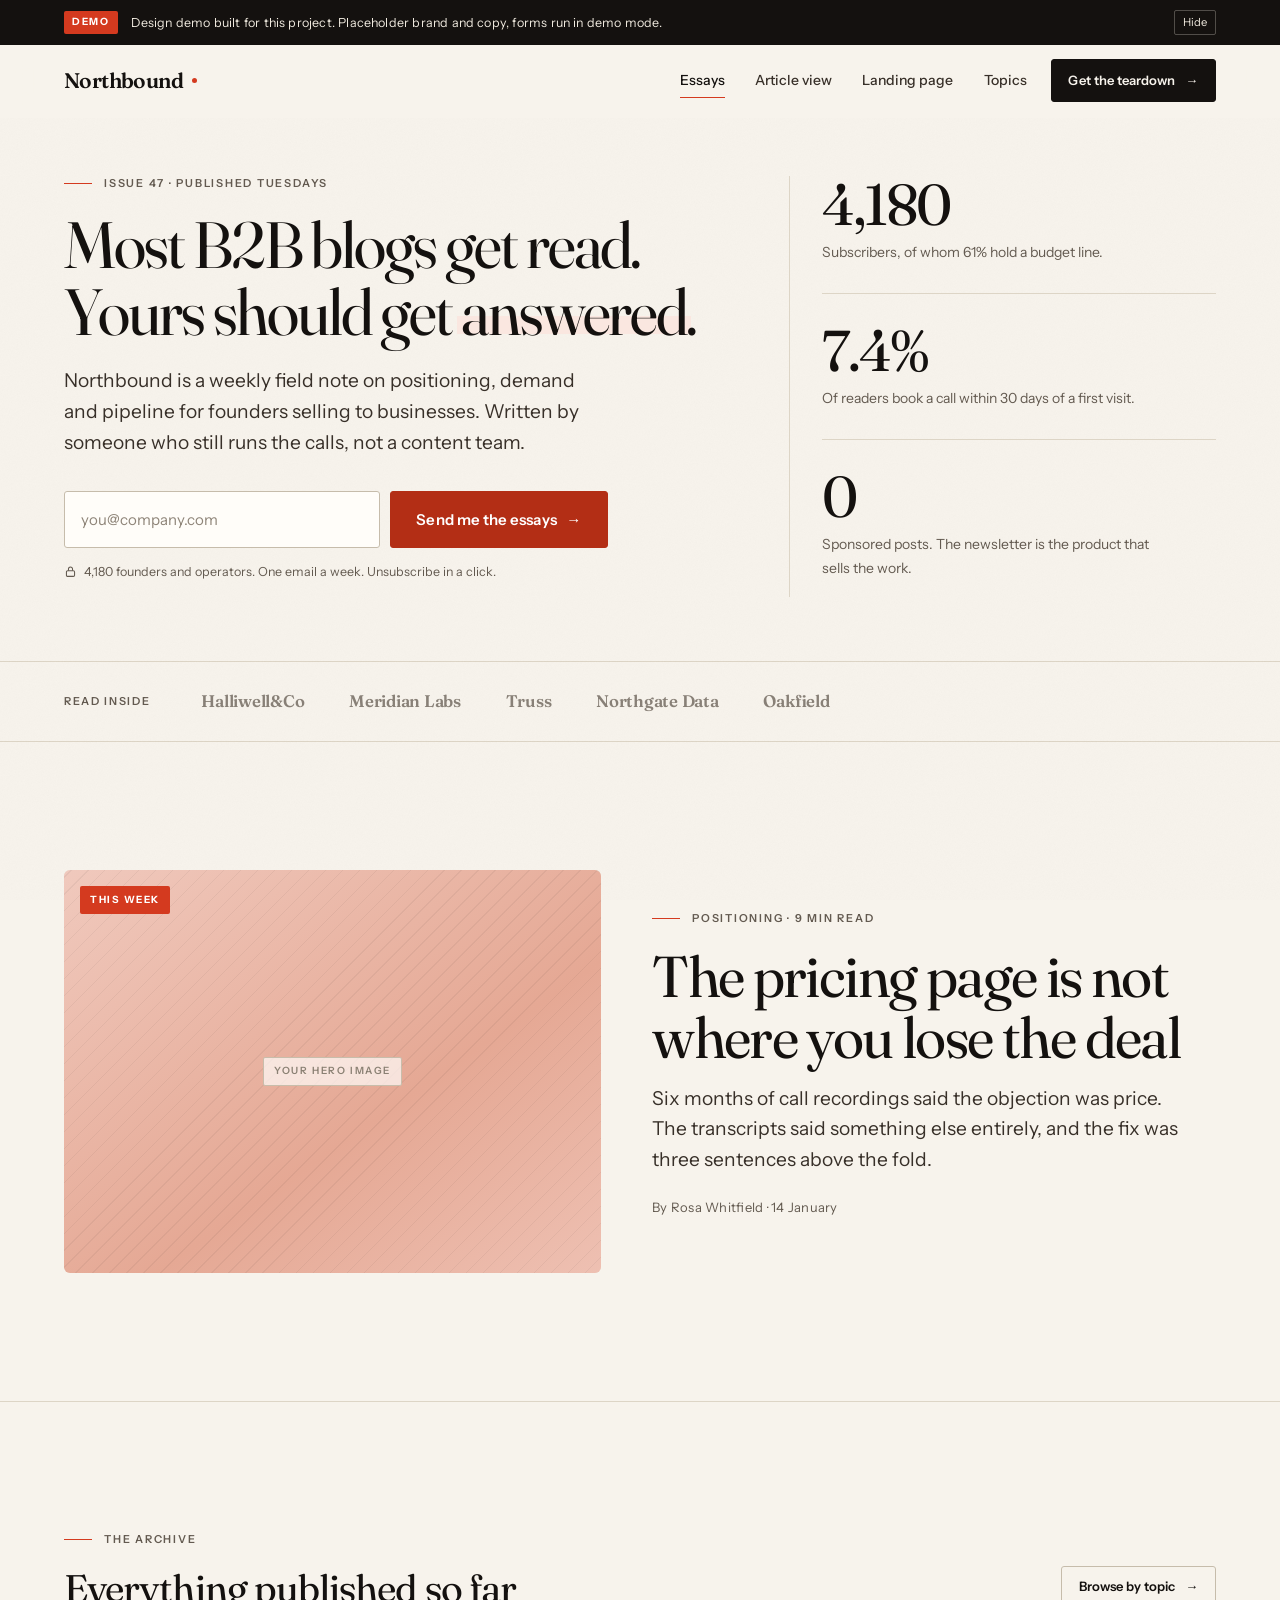
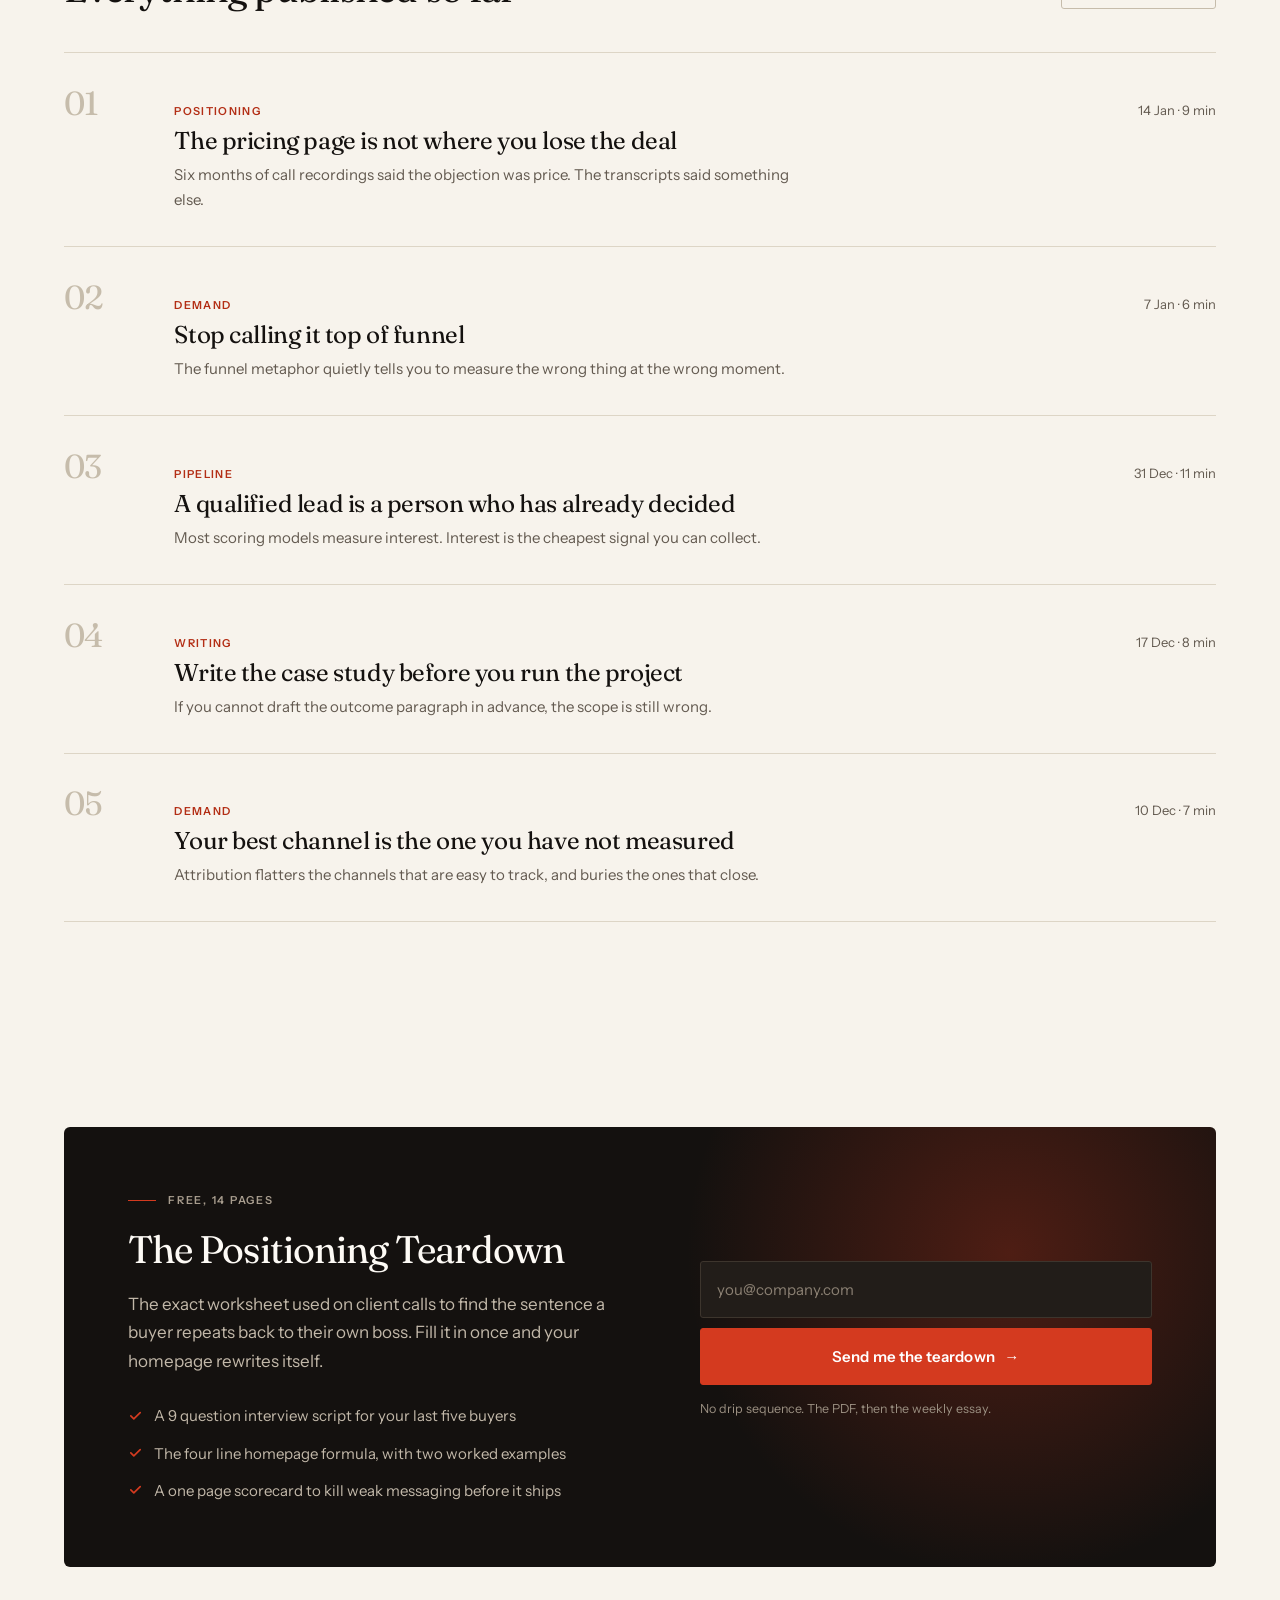
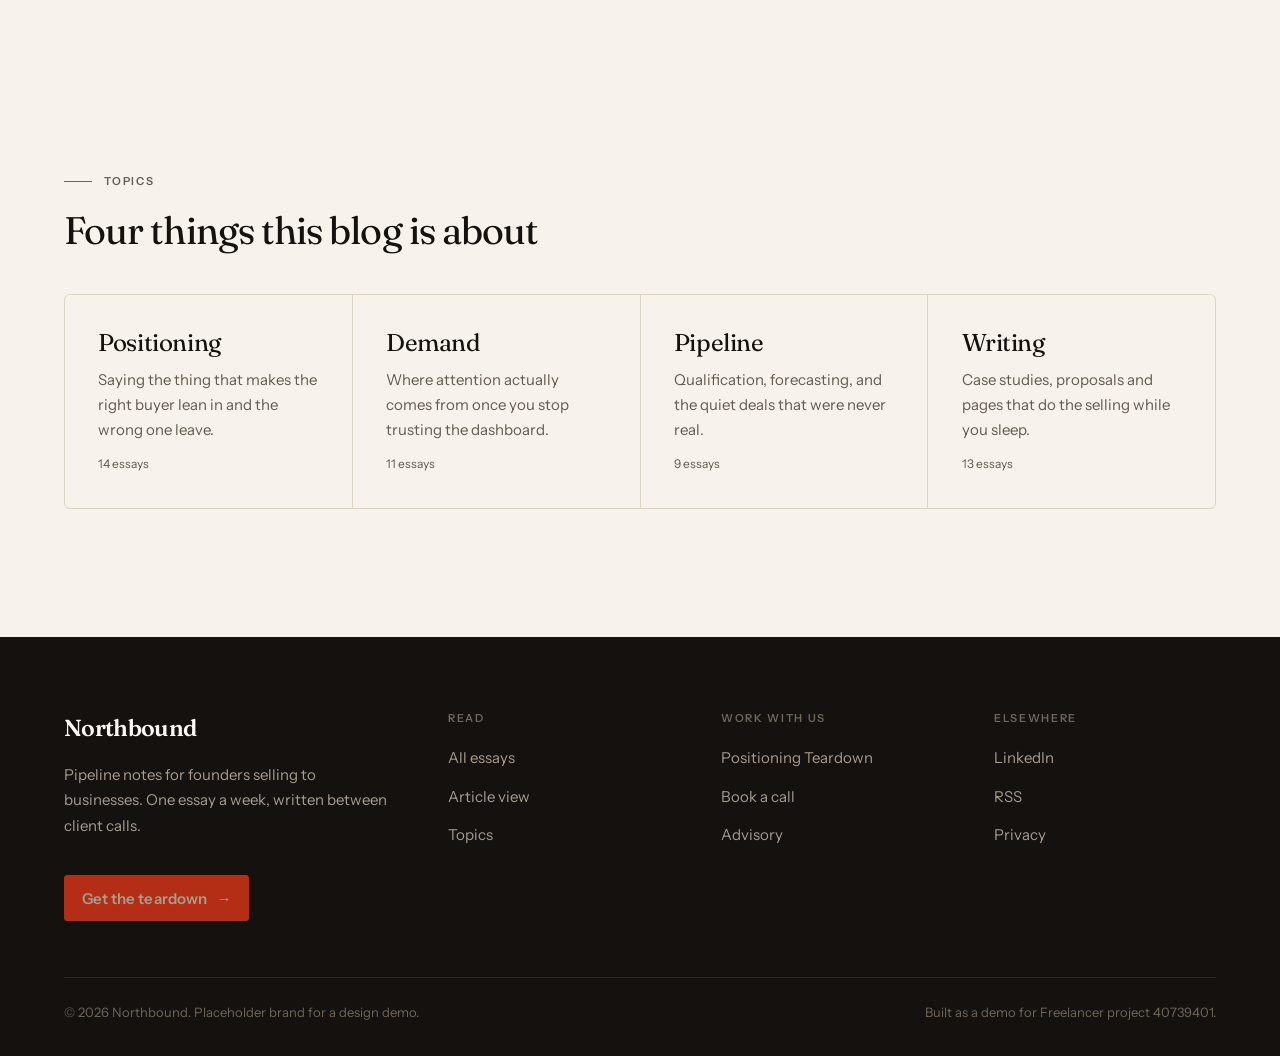
<file: index.html>
<!doctype html>
<html lang="en">
<head>
<meta charset="utf-8">
<meta name="viewport" content="width=device-width, initial-scale=1">
<title>Northbound | Pipeline notes for B2B founders</title>
<meta name="description" content="Field notes on positioning, demand and pipeline for founders selling to businesses. One essay a week, no filler, unsubscribe in a click.">
<link rel="canonical" href="https://example.com/">

<meta property="og:type" content="website">
<meta property="og:site_name" content="Northbound">
<meta property="og:title" content="Northbound | Pipeline notes for B2B founders">
<meta property="og:description" content="Field notes on positioning, demand and pipeline for founders selling to businesses. One essay a week, no filler.">
<meta property="og:url" content="https://example.com/">
<meta name="twitter:card" content="summary_large_image">

<link rel="preload" href="assets/fonts/fraunces-latin.woff2" as="font" type="font/woff2" crossorigin>
<link rel="preload" href="assets/fonts/instrumentsans-latin.woff2" as="font" type="font/woff2" crossorigin>
<link rel="stylesheet" href="assets/css/site.css">
<link rel="icon" href="data:image/svg+xml,%3Csvg xmlns='http://www.w3.org/2000/svg' viewBox='0 0 32 32'%3E%3Crect width='32' height='32' rx='6' fill='%2314110f'/%3E%3Ccircle cx='16' cy='16' r='5' fill='%23d43a1f'/%3E%3C/svg%3E">

<script type="application/ld+json">
{
  "@context": "https://schema.org",
  "@graph": [
    {
      "@type": "Organization",
      "@id": "https://example.com/#org",
      "name": "Northbound",
      "url": "https://example.com/",
      "description": "Positioning and pipeline advisory for B2B founders."
    },
    {
      "@type": "WebSite",
      "@id": "https://example.com/#site",
      "url": "https://example.com/",
      "name": "Northbound",
      "publisher": { "@id": "https://example.com/#org" },
      "potentialAction": {
        "@type": "SearchAction",
        "target": {
          "@type": "EntryPoint",
          "urlTemplate": "https://example.com/?s={search_term_string}"
        },
        "query-input": "required name=search_term_string"
      }
    },
    {
      "@type": "Blog",
      "@id": "https://example.com/#blog",
      "url": "https://example.com/",
      "name": "Northbound",
      "publisher": { "@id": "https://example.com/#org" }
    }
  ]
}
</script>
</head>
<body>

<a class="skip-link" href="#main">Skip to content</a>

<div class="demo-strip" data-demo-strip>
  <div class="shell demo-strip__in">
    <span class="demo-strip__tag">Demo</span>
    <span>Design demo built for this project. Placeholder brand and copy, forms run in demo mode.</span>
    <button class="demo-strip__close" type="button" data-demo-close>Hide</button>
  </div>
</div>

<header class="site-head" data-head>
  <div class="shell site-head__in">
    <a class="brand" href="index.html">
      <span class="brand__mark">Northbound</span>
      <span class="brand__dot" aria-hidden="true"></span>
    </a>

    <button class="nav-toggle" type="button" data-nav-toggle aria-expanded="false" aria-controls="primary-nav" aria-label="Open the menu">
      <svg viewBox="0 0 20 14" aria-hidden="true">
        <rect y="0" width="20" height="2" rx="1"></rect>
        <rect y="6" width="20" height="2" rx="1"></rect>
        <rect y="12" width="20" height="2" rx="1"></rect>
      </svg>
    </button>

    <nav class="nav" id="primary-nav" data-nav aria-label="Primary">
      <a href="index.html" aria-current="page">Essays</a>
      <a href="article.html">Article view</a>
      <a href="landing.html">Landing page</a>
      <a href="#topics">Topics</a>
      <a class="btn btn--sm btn--ink" href="landing.html">
        Get the teardown
        <span class="btn__arrow" aria-hidden="true">&rarr;</span>
      </a>
    </nav>

    <a class="btn btn--sm btn--ink head-cta" href="landing.html">
      Get the teardown
      <span class="btn__arrow" aria-hidden="true">&rarr;</span>
    </a>
  </div>
</header>

<main id="main">

  <!-- ========================= HERO ========================= -->
  <section class="hero">
    <div class="shell hero__grid">
      <div>
        <p class="eyebrow rise rise-1">Issue 47 &middot; Published Tuesdays</p>

        <h1 class="display hero__title rise rise-2">
          Most B2B blogs get read. Yours should get <span class="hl">answered</span>.
        </h1>

        <p class="lede mt-2 rise rise-3">
          Northbound is a weekly field note on positioning, demand and pipeline
          for founders selling to businesses. Written by someone who still runs
          the calls, not a content team.
        </p>

        <!-- The conversion device: capture sits in the first screen, not the footer -->
        <div class="capture rise rise-4">
          <form data-capture data-tag="home-hero" data-done="hero-done" novalidate>
            <div class="capture__row">
              <div class="capture__field">
                <label class="sr-only" for="hero-email">Your work email</label>
                <input
                  class="capture__input"
                  id="hero-email"
                  name="email"
                  type="email"
                  autocomplete="email"
                  placeholder="you@company.com"
                  required>
              </div>
              <button class="btn" type="submit">
                Send me the essays
                <span class="btn__arrow" aria-hidden="true">&rarr;</span>
              </button>
            </div>
            <p class="capture__error" data-error role="alert"></p>
            <p class="capture__note">
              <svg viewBox="0 0 16 16" fill="none" aria-hidden="true">
                <rect x="3" y="7" width="10" height="7" rx="1.5" stroke="currentColor" stroke-width="1.3"></rect>
                <path d="M5.5 7V5a2.5 2.5 0 015 0v2" stroke="currentColor" stroke-width="1.3"></path>
              </svg>
              4,180 founders and operators. One email a week. Unsubscribe in a click.
            </p>
          </form>

          <div class="capture__done" id="hero-done" hidden>
            <strong>You are on the list.</strong>
            <p>Issue 48 lands Tuesday. In the live build this is where the double opt in confirmation would be triggered from your email platform.</p>
          </div>
        </div>
      </div>

      <aside class="hero__aside rise rise-5">
        <div class="hero__stat-wrap">
          <span class="hero__stat">4,180</span>
          <p class="hero__stat-label">Subscribers, of whom 61% hold a budget line.</p>
        </div>
        <div class="hero__stat-wrap">
          <span class="hero__stat">7.4%</span>
          <p class="hero__stat-label">Of readers book a call within 30 days of a first visit.</p>
        </div>
        <div class="hero__stat-wrap">
          <span class="hero__stat">0</span>
          <p class="hero__stat-label">Sponsored posts. The newsletter is the product that sells the work.</p>
        </div>
      </aside>
    </div>
  </section>

  <!-- ========================= TRUST ========================= -->
  <section class="trust">
    <div class="shell trust__in">
      <span class="trust__label">Read inside</span>
      <div class="trust__logos">
        <span class="trust__logo">Halliwell&amp;Co</span>
        <span class="trust__logo">Meridian Labs</span>
        <span class="trust__logo">Truss</span>
        <span class="trust__logo">Northgate Data</span>
        <span class="trust__logo">Oakfield</span>
      </div>
    </div>
  </section>

  <!-- ========================= FEATURED ========================= -->
  <section class="section">
    <div class="shell">
      <a class="feature reveal" href="article.html">
        <div class="feature__media">
          <div class="ph ph--signal" aria-hidden="true">
            <span class="ph__tag">Your hero image</span>
          </div>
          <span class="feature__badge">This week</span>
        </div>
        <div>
          <p class="eyebrow">Positioning &middot; 9 min read</p>
          <h2 class="h-xl feature__title">
            <span>The pricing page is not where you lose the deal</span>
          </h2>
          <p class="lede">
            Six months of call recordings said the objection was price. The
            transcripts said something else entirely, and the fix was three
            sentences above the fold.
          </p>
          <p class="meta mt-2">By Rosa Whitfield &middot; 14 January</p>
        </div>
      </a>
    </div>
  </section>

  <hr class="rule">

  <!-- ========================= ARTICLE INDEX ========================= -->
  <section class="section">
    <div class="shell">
      <div class="index-head reveal">
        <div>
          <p class="eyebrow">The archive</p>
          <h2 class="h-lg">Everything published so far</h2>
        </div>
        <a class="btn btn--ghost btn--sm" href="#topics">
          Browse by topic
          <span class="btn__arrow" aria-hidden="true">&rarr;</span>
        </a>
      </div>

      <ul class="post-list">
        <li class="post reveal" data-delay="0">
          <a class="post__link" href="article.html">
            <span class="post__num" aria-hidden="true">01</span>
            <span>
              <span class="post__topic">Positioning</span>
              <h3 class="h-md post__title">The pricing page is not where you lose the deal</h3>
              <p class="post__dek">Six months of call recordings said the objection was price. The transcripts said something else.</p>
            </span>
            <span class="post__side">14 Jan &middot; 9 min</span>
          </a>
        </li>

        <li class="post reveal" data-delay="60">
          <a class="post__link" href="article.html">
            <span class="post__num" aria-hidden="true">02</span>
            <span>
              <span class="post__topic">Demand</span>
              <h3 class="h-md post__title">Stop calling it top of funnel</h3>
              <p class="post__dek">The funnel metaphor quietly tells you to measure the wrong thing at the wrong moment.</p>
            </span>
            <span class="post__side">7 Jan &middot; 6 min</span>
          </a>
        </li>

        <li class="post reveal" data-delay="120">
          <a class="post__link" href="article.html">
            <span class="post__num" aria-hidden="true">03</span>
            <span>
              <span class="post__topic">Pipeline</span>
              <h3 class="h-md post__title">A qualified lead is a person who has already decided</h3>
              <p class="post__dek">Most scoring models measure interest. Interest is the cheapest signal you can collect.</p>
            </span>
            <span class="post__side">31 Dec &middot; 11 min</span>
          </a>
        </li>

        <li class="post reveal" data-delay="180">
          <a class="post__link" href="article.html">
            <span class="post__num" aria-hidden="true">04</span>
            <span>
              <span class="post__topic">Writing</span>
              <h3 class="h-md post__title">Write the case study before you run the project</h3>
              <p class="post__dek">If you cannot draft the outcome paragraph in advance, the scope is still wrong.</p>
            </span>
            <span class="post__side">17 Dec &middot; 8 min</span>
          </a>
        </li>

        <li class="post reveal" data-delay="240">
          <a class="post__link" href="article.html">
            <span class="post__num" aria-hidden="true">05</span>
            <span>
              <span class="post__topic">Demand</span>
              <h3 class="h-md post__title">Your best channel is the one you have not measured</h3>
              <p class="post__dek">Attribution flatters the channels that are easy to track, and buries the ones that close.</p>
            </span>
            <span class="post__side">10 Dec &middot; 7 min</span>
          </a>
        </li>
      </ul>
    </div>
  </section>

  <!-- ========================= MID PAGE CTA ========================= -->
  <section class="section--tight">
    <div class="shell">
      <div class="cta-ink reveal">
        <div class="cta-ink__grid">
          <div>
            <p class="eyebrow">Free, 14 pages</p>
            <h2 class="h-lg">The Positioning Teardown</h2>
            <p class="mt-2" style="max-width:32rem;color:#c2b8a9">
              The exact worksheet used on client calls to find the sentence a
              buyer repeats back to their own boss. Fill it in once and your
              homepage rewrites itself.
            </p>
            <ul class="cta-ink__list">
              <li>
                <svg viewBox="0 0 16 16" fill="none" aria-hidden="true"><path d="M3 8.4l3.2 3.2L13 5" stroke="currentColor" stroke-width="1.8" stroke-linecap="round" stroke-linejoin="round"></path></svg>
                A 9 question interview script for your last five buyers
              </li>
              <li>
                <svg viewBox="0 0 16 16" fill="none" aria-hidden="true"><path d="M3 8.4l3.2 3.2L13 5" stroke="currentColor" stroke-width="1.8" stroke-linecap="round" stroke-linejoin="round"></path></svg>
                The four line homepage formula, with two worked examples
              </li>
              <li>
                <svg viewBox="0 0 16 16" fill="none" aria-hidden="true"><path d="M3 8.4l3.2 3.2L13 5" stroke="currentColor" stroke-width="1.8" stroke-linecap="round" stroke-linejoin="round"></path></svg>
                A one page scorecard to kill weak messaging before it ships
              </li>
            </ul>
          </div>

          <div>
            <form data-capture data-tag="home-midpage-teardown" data-done="mid-done" novalidate>
              <div class="capture__row" style="flex-direction:column">
                <div class="capture__field">
                  <label class="sr-only" for="mid-email">Your work email</label>
                  <input
                    class="capture__input"
                    id="mid-email"
                    name="email"
                    type="email"
                    autocomplete="email"
                    placeholder="you@company.com"
                    required>
                </div>
                <button class="btn btn--wide" type="submit">
                  Send me the teardown
                  <span class="btn__arrow" aria-hidden="true">&rarr;</span>
                </button>
              </div>
              <p class="capture__error" data-error role="alert"></p>
              <p class="capture__note">No drip sequence. The PDF, then the weekly essay.</p>
            </form>

            <div class="capture__done" id="mid-done" hidden>
              <strong>On its way.</strong>
              <p>In the live build the PDF is delivered by your email platform and this reader is tagged home-midpage-teardown so you can see which page earned the lead.</p>
            </div>
          </div>
        </div>
      </div>
    </div>
  </section>

  <!-- ========================= TOPICS ========================= -->
  <section class="section" id="topics">
    <div class="shell">
      <div class="index-head reveal">
        <div>
          <p class="eyebrow">Topics</p>
          <h2 class="h-lg">Four things this blog is about</h2>
        </div>
      </div>

      <div class="rail reveal">
        <a class="rail__card" href="index.html#topics">
          <h3 class="h-md">Positioning</h3>
          <p class="post__dek mt-0" style="margin-top:.6rem">Saying the thing that makes the right buyer lean in and the wrong one leave.</p>
          <span class="rail__count">14 essays</span>
        </a>
        <a class="rail__card" href="index.html#topics">
          <h3 class="h-md">Demand</h3>
          <p class="post__dek mt-0" style="margin-top:.6rem">Where attention actually comes from once you stop trusting the dashboard.</p>
          <span class="rail__count">11 essays</span>
        </a>
        <a class="rail__card" href="index.html#topics">
          <h3 class="h-md">Pipeline</h3>
          <p class="post__dek mt-0" style="margin-top:.6rem">Qualification, forecasting, and the quiet deals that were never real.</p>
          <span class="rail__count">9 essays</span>
        </a>
        <a class="rail__card" href="index.html#topics">
          <h3 class="h-md">Writing</h3>
          <p class="post__dek mt-0" style="margin-top:.6rem">Case studies, proposals and pages that do the selling while you sleep.</p>
          <span class="rail__count">13 essays</span>
        </a>
      </div>
    </div>
  </section>

</main>

<!-- ========================= FOOTER ========================= -->
<footer class="site-foot foot">
  <div class="shell">
    <div class="foot__grid">
      <div class="foot__brand">
        <span class="brand__mark">Northbound</span>
        <p>Pipeline notes for founders selling to businesses. One essay a week, written between client calls.</p>
        <a class="btn btn--sm mt-2" href="landing.html">
          Get the teardown
          <span class="btn__arrow" aria-hidden="true">&rarr;</span>
        </a>
      </div>

      <div>
        <h5>Read</h5>
        <ul>
          <li><a href="index.html">All essays</a></li>
          <li><a href="article.html">Article view</a></li>
          <li><a href="index.html#topics">Topics</a></li>
        </ul>
      </div>

      <div>
        <h5>Work with us</h5>
        <ul>
          <li><a href="landing.html">Positioning Teardown</a></li>
          <li><a href="landing.html">Book a call</a></li>
          <li><a href="landing.html">Advisory</a></li>
        </ul>
      </div>

      <div>
        <h5>Elsewhere</h5>
        <ul>
          <li><a href="index.html">LinkedIn</a></li>
          <li><a href="index.html">RSS</a></li>
          <li><a href="index.html">Privacy</a></li>
        </ul>
      </div>
    </div>

    <div class="foot__base">
      <span>&copy; <span data-year>2026</span> Northbound. Placeholder brand for a design demo.</span>
      <span>Built as a demo for Freelancer project 40739401.</span>
    </div>
  </div>
</footer>

<script src="assets/js/site.js" defer></script>
</body>
</html>
</file>
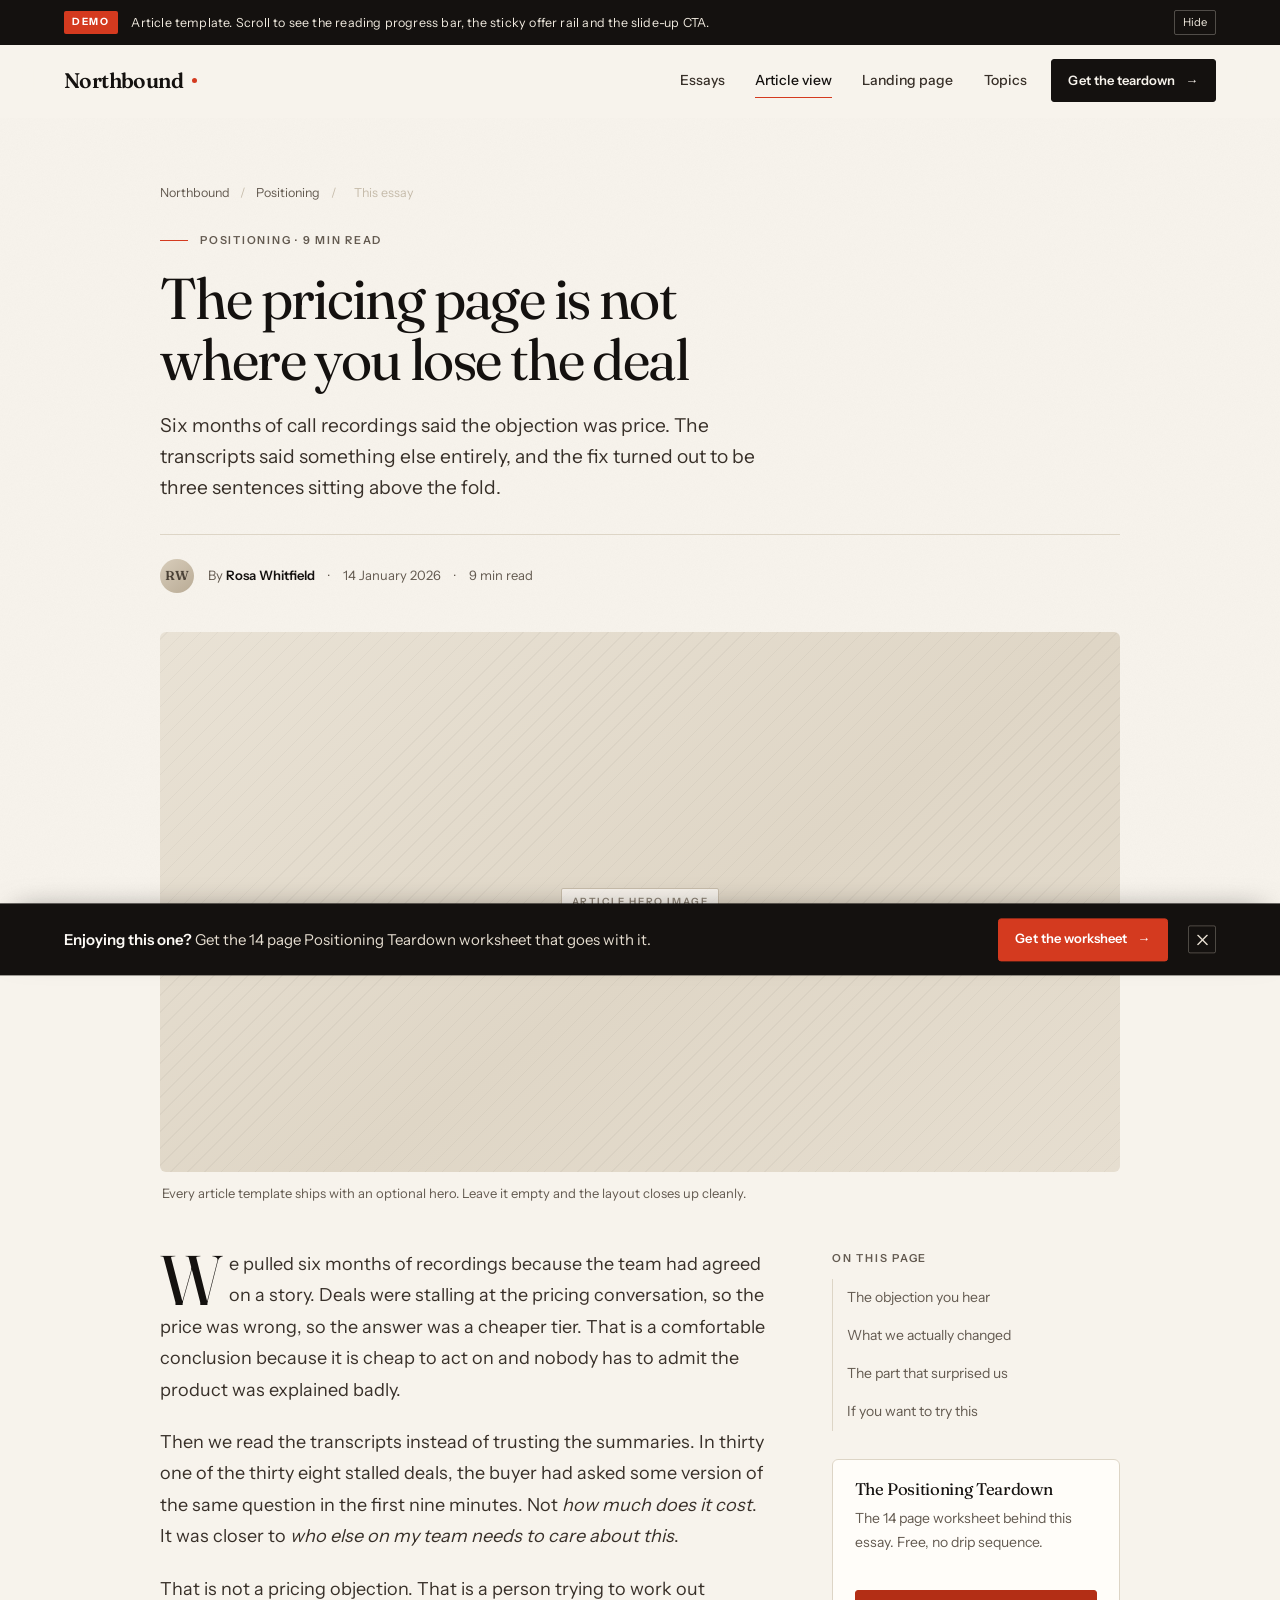
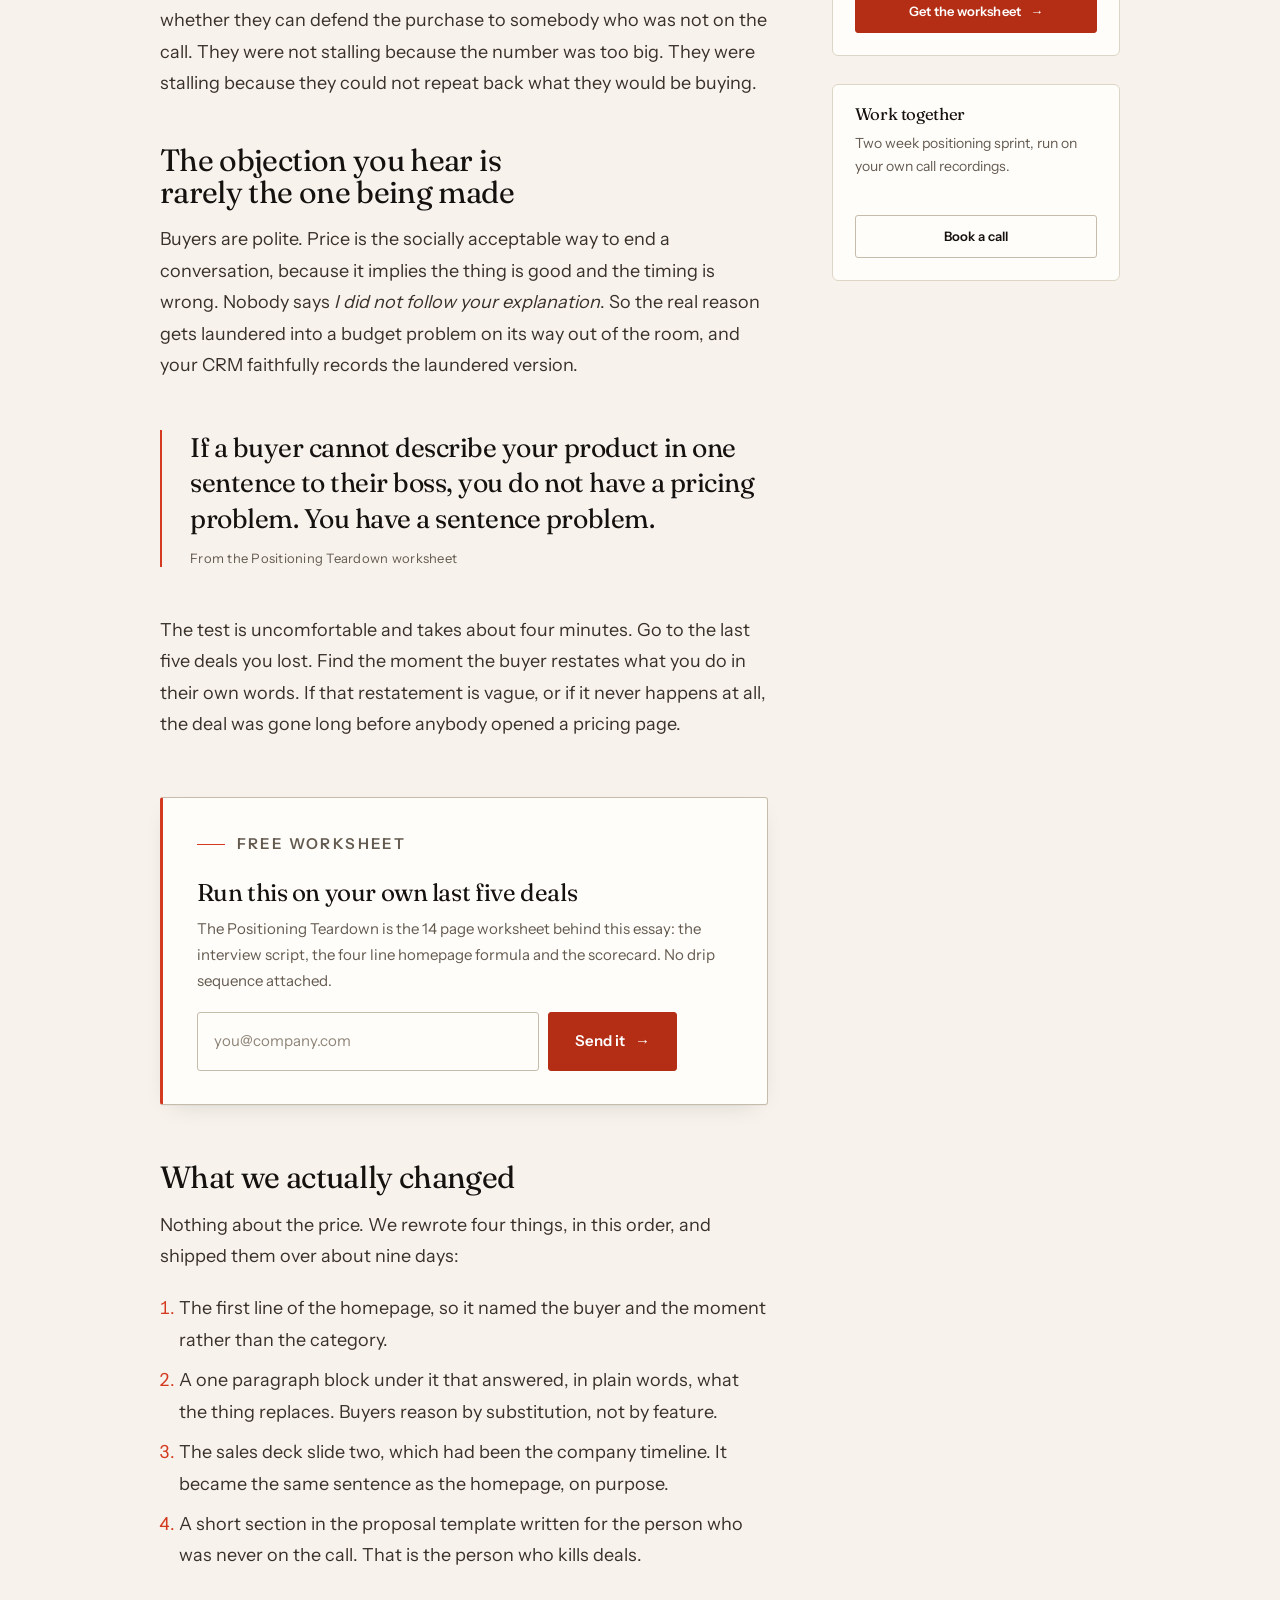
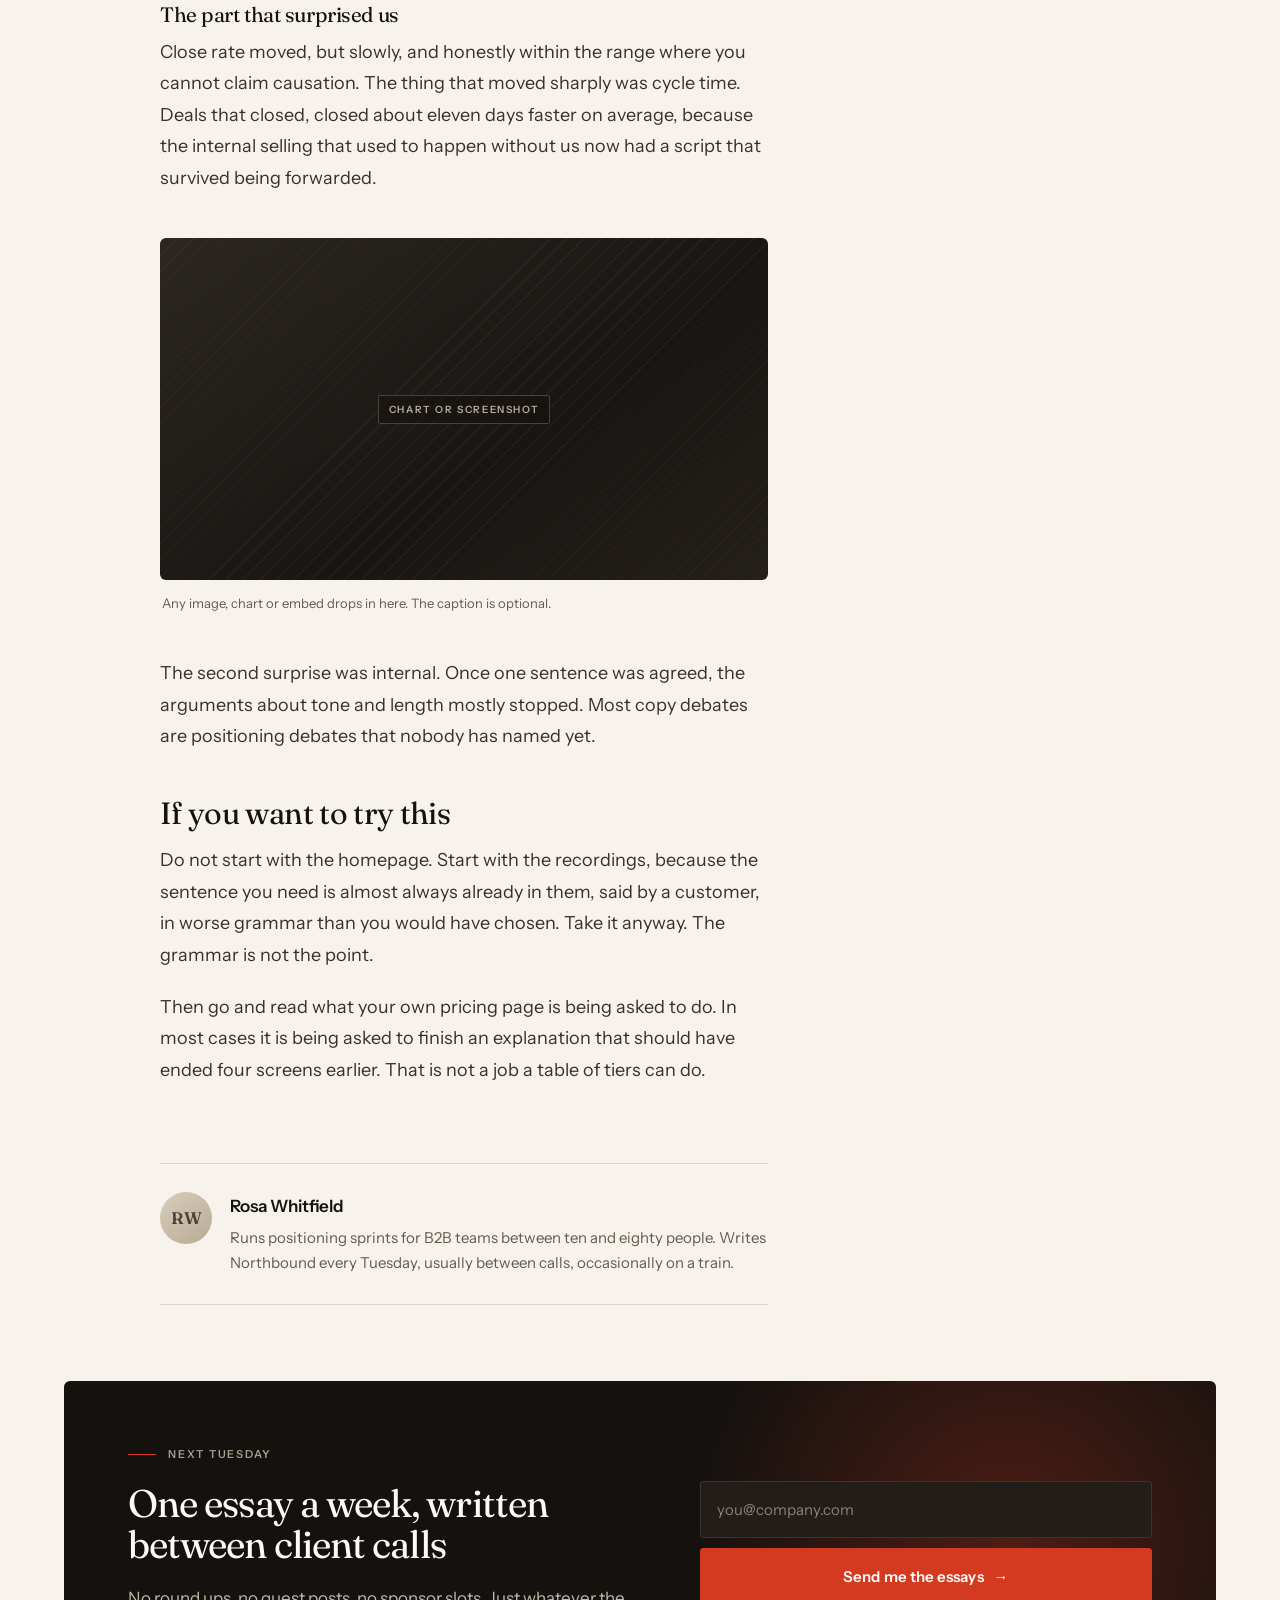
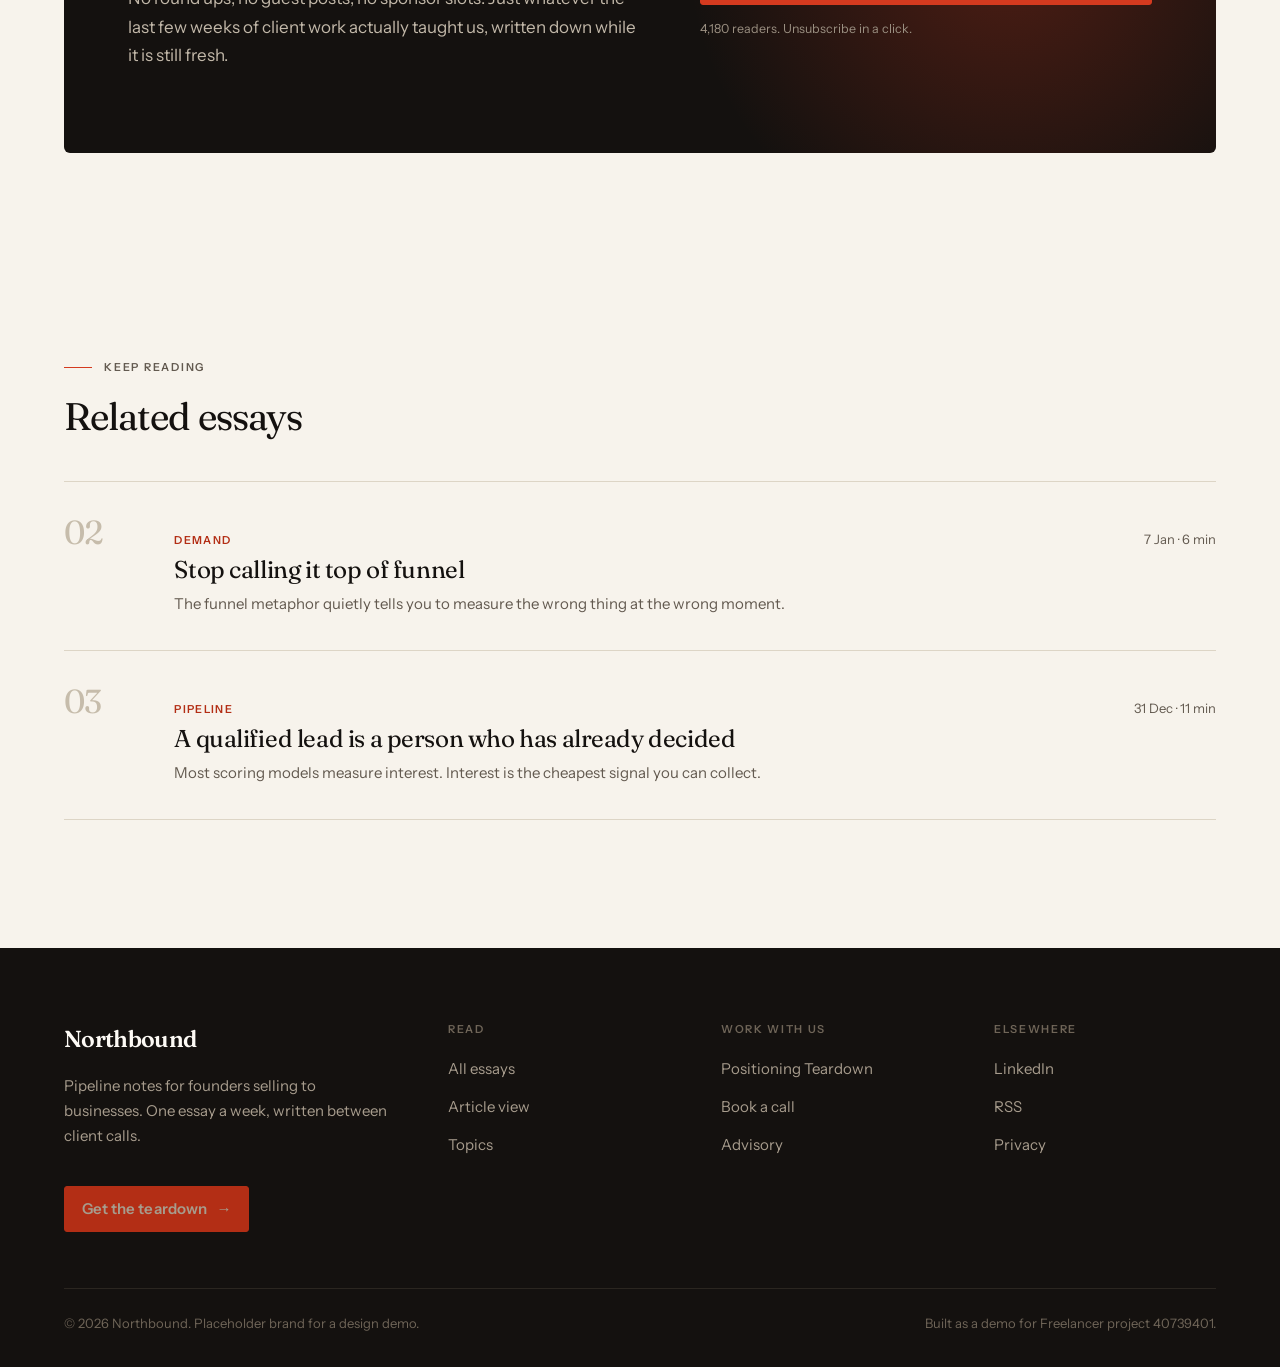
<file: article.html>
<!doctype html>
<html lang="en">
<head>
<meta charset="utf-8">
<meta name="viewport" content="width=device-width, initial-scale=1">
<title>The pricing page is not where you lose the deal | Northbound</title>
<meta name="description" content="Six months of call recordings said the objection was price. The transcripts said something else entirely, and the fix was three sentences above the fold.">
<link rel="canonical" href="https://example.com/pricing-page-objection/">

<meta property="og:type" content="article">
<meta property="og:site_name" content="Northbound">
<meta property="og:title" content="The pricing page is not where you lose the deal">
<meta property="og:description" content="Six months of call recordings said the objection was price. The transcripts said something else entirely.">
<meta property="og:url" content="https://example.com/pricing-page-objection/">
<meta name="twitter:card" content="summary_large_image">

<link rel="preload" href="assets/fonts/fraunces-latin.woff2" as="font" type="font/woff2" crossorigin>
<link rel="preload" href="assets/fonts/instrumentsans-latin.woff2" as="font" type="font/woff2" crossorigin>
<link rel="stylesheet" href="assets/css/site.css">
<link rel="icon" href="data:image/svg+xml,%3Csvg xmlns='http://www.w3.org/2000/svg' viewBox='0 0 32 32'%3E%3Crect width='32' height='32' rx='6' fill='%2314110f'/%3E%3Ccircle cx='16' cy='16' r='5' fill='%23d43a1f'/%3E%3C/svg%3E">

<script type="application/ld+json">
{
  "@context": "https://schema.org",
  "@graph": [
    {
      "@type": "BlogPosting",
      "@id": "https://example.com/pricing-page-objection/#post",
      "headline": "The pricing page is not where you lose the deal",
      "description": "Six months of call recordings said the objection was price. The transcripts said something else entirely.",
      "datePublished": "2026-01-14",
      "dateModified": "2026-01-14",
      "wordCount": 980,
      "articleSection": "Positioning",
      "inLanguage": "en",
      "mainEntityOfPage": "https://example.com/pricing-page-objection/",
      "author": {
        "@type": "Person",
        "name": "Rosa Whitfield",
        "jobTitle": "Positioning advisor",
        "url": "https://example.com/about/"
      },
      "publisher": {
        "@type": "Organization",
        "name": "Northbound",
        "url": "https://example.com/"
      }
    },
    {
      "@type": "BreadcrumbList",
      "itemListElement": [
        { "@type": "ListItem", "position": 1, "name": "Northbound", "item": "https://example.com/" },
        { "@type": "ListItem", "position": 2, "name": "Positioning", "item": "https://example.com/topics/positioning/" },
        { "@type": "ListItem", "position": 3, "name": "The pricing page is not where you lose the deal" }
      ]
    }
  ]
}
</script>
</head>
<body>

<a class="skip-link" href="#main">Skip to content</a>

<div class="progress" aria-hidden="true">
  <div class="progress__bar" data-progress></div>
</div>

<div class="demo-strip" data-demo-strip>
  <div class="shell demo-strip__in">
    <span class="demo-strip__tag">Demo</span>
    <span>Article template. Scroll to see the reading progress bar, the sticky offer rail and the slide-up CTA.</span>
    <button class="demo-strip__close" type="button" data-demo-close>Hide</button>
  </div>
</div>

<header class="site-head" data-head>
  <div class="shell site-head__in">
    <a class="brand" href="index.html">
      <span class="brand__mark">Northbound</span>
      <span class="brand__dot" aria-hidden="true"></span>
    </a>

    <button class="nav-toggle" type="button" data-nav-toggle aria-expanded="false" aria-controls="primary-nav" aria-label="Open the menu">
      <svg viewBox="0 0 20 14" aria-hidden="true">
        <rect y="0" width="20" height="2" rx="1"></rect>
        <rect y="6" width="20" height="2" rx="1"></rect>
        <rect y="12" width="20" height="2" rx="1"></rect>
      </svg>
    </button>

    <nav class="nav" id="primary-nav" data-nav aria-label="Primary">
      <a href="index.html">Essays</a>
      <a href="article.html" aria-current="page">Article view</a>
      <a href="landing.html">Landing page</a>
      <a href="index.html#topics">Topics</a>
      <a class="btn btn--sm btn--ink" href="landing.html">
        Get the teardown
        <span class="btn__arrow" aria-hidden="true">&rarr;</span>
      </a>
    </nav>

    <a class="btn btn--sm btn--ink head-cta" href="landing.html">
      Get the teardown
      <span class="btn__arrow" aria-hidden="true">&rarr;</span>
    </a>
  </div>
</header>

<main id="main">

  <article data-article>

    <!-- ========================= ARTICLE HEAD ========================= -->
    <div class="article-head">
      <div class="shell shell--narrow">
        <nav class="crumbs" aria-label="Breadcrumb">
          <a href="index.html">Northbound</a>
          <span aria-hidden="true">/</span>
          <a href="index.html#topics">Positioning</a>
          <span aria-hidden="true">/</span>
          <span>This essay</span>
        </nav>

        <p class="eyebrow rise rise-1">Positioning &middot; 9 min read</p>

        <h1 class="h-xl rise rise-2" style="max-width:22ch">
          The pricing page is not where you lose the deal
        </h1>

        <p class="lede mt-2 rise rise-3" style="max-width:38rem">
          Six months of call recordings said the objection was price. The
          transcripts said something else entirely, and the fix turned out to be
          three sentences sitting above the fold.
        </p>

        <div class="article-meta rise rise-4">
          <span class="avatar" aria-hidden="true">RW</span>
          <span>By <strong style="color:var(--ink);font-weight:600">Rosa Whitfield</strong></span>
          <span aria-hidden="true">&middot;</span>
          <time datetime="2026-01-14">14 January 2026</time>
          <span aria-hidden="true">&middot;</span>
          <span>9 min read</span>
        </div>
      </div>
    </div>

    <!-- ========================= HERO IMAGE ========================= -->
    <div class="shell shell--narrow">
      <figure class="figure reveal" style="margin-top:0">
        <div class="figure__frame">
          <div class="ph" aria-hidden="true"><span class="ph__tag">Article hero image</span></div>
        </div>
        <figcaption>Every article template ships with an optional hero. Leave it empty and the layout closes up cleanly.</figcaption>
      </figure>
    </div>

    <!-- ========================= BODY + SIDEBAR ========================= -->
    <div class="shell shell--narrow">
      <div class="article-layout">

        <div class="article-body">

          <p class="drop">
            We pulled six months of recordings because the team had agreed on a
            story. Deals were stalling at the pricing conversation, so the price
            was wrong, so the answer was a cheaper tier. That is a comfortable
            conclusion because it is cheap to act on and nobody has to admit the
            product was explained badly.
          </p>

          <p>
            Then we read the transcripts instead of trusting the summaries. In
            thirty one of the thirty eight stalled deals, the buyer had asked
            some version of the same question in the first nine minutes. Not
            <em>how much does it cost</em>. It was closer to
            <em>who else on my team needs to care about this</em>.
          </p>

          <p>
            That is not a pricing objection. That is a person trying to work out
            whether they can defend the purchase to somebody who was not on the
            call. They were not stalling because the number was too big. They
            were stalling because they could not repeat back what they would be
            buying.
          </p>

          <h2 id="s-signal">The objection you hear is rarely the one being made</h2>

          <p>
            Buyers are polite. Price is the socially acceptable way to end a
            conversation, because it implies the thing is good and the timing is
            wrong. Nobody says <em>I did not follow your explanation</em>. So the
            real reason gets laundered into a budget problem on its way out of
            the room, and your CRM faithfully records the laundered version.
          </p>

          <div class="pullquote">
            <p>If a buyer cannot describe your product in one sentence to their boss, you do not have a pricing problem. You have a sentence problem.</p>
            <cite>From the Positioning Teardown worksheet</cite>
          </div>

          <p>
            The test is uncomfortable and takes about four minutes. Go to the
            last five deals you lost. Find the moment the buyer restates what you
            do in their own words. If that restatement is vague, or if it never
            happens at all, the deal was gone long before anybody opened a
            pricing page.
          </p>

          <!-- Inline CTA: sits at roughly 40% depth, the point where a
               committed reader has proven intent -->
          <aside class="cta-inline">
            <p class="eyebrow">Free worksheet</p>
            <h3 class="h-md">Run this on your own last five deals</h3>
            <p>
              The Positioning Teardown is the 14 page worksheet behind this
              essay: the interview script, the four line homepage formula and
              the scorecard. No drip sequence attached.
            </p>
            <form class="capture" style="margin-top:1.1rem;max-width:30rem" data-capture data-tag="article-inline-teardown" data-done="inline-done" novalidate>
              <div class="capture__row">
                <div class="capture__field">
                  <label class="sr-only" for="inline-email">Your work email</label>
                  <input class="capture__input" id="inline-email" name="email" type="email" autocomplete="email" placeholder="you@company.com" required>
                </div>
                <button class="btn" type="submit">
                  Send it
                  <span class="btn__arrow" aria-hidden="true">&rarr;</span>
                </button>
              </div>
              <p class="capture__error" data-error role="alert"></p>
            </form>
            <div class="capture__done" id="inline-done" hidden style="margin-top:1.1rem">
              <strong>Sent.</strong>
              <p>Tagged article-inline-teardown, so this article gets the credit for the lead inside your email platform.</p>
            </div>
          </aside>

          <h2 id="s-fix">What we actually changed</h2>

          <p>
            Nothing about the price. We rewrote four things, in this order,
            and shipped them over about nine days:
          </p>

          <ol>
            <li>
              The first line of the homepage, so it named the buyer and the
              moment rather than the category.
            </li>
            <li>
              A one paragraph block under it that answered, in plain words, what
              the thing replaces. Buyers reason by substitution, not by feature.
            </li>
            <li>
              The sales deck slide two, which had been the company timeline.
              It became the same sentence as the homepage, on purpose.
            </li>
            <li>
              A short section in the proposal template written for the person
              who was never on the call. That is the person who kills deals.
            </li>
          </ol>

          <h3 id="s-numbers">The part that surprised us</h3>

          <p>
            Close rate moved, but slowly, and honestly within the range where you
            cannot claim causation. The thing that moved sharply was cycle time.
            Deals that closed, closed about eleven days faster on average,
            because the internal selling that used to happen without us now had a
            script that survived being forwarded.
          </p>

          <figure class="figure">
            <div class="figure__frame">
              <div class="ph ph--ink" aria-hidden="true"><span class="ph__tag">Chart or screenshot</span></div>
            </div>
            <figcaption>Any image, chart or embed drops in here. The caption is optional.</figcaption>
          </figure>

          <p>
            The second surprise was internal. Once one sentence was agreed, the
            arguments about tone and length mostly stopped. Most copy debates are
            positioning debates that nobody has named yet.
          </p>

          <h2 id="s-do">If you want to try this</h2>

          <p>
            Do not start with the homepage. Start with the recordings, because
            the sentence you need is almost always already in them, said by a
            customer, in worse grammar than you would have chosen. Take it
            anyway. The grammar is not the point.
          </p>

          <p>
            Then go and read what your own pricing page is being asked to do. In
            most cases it is being asked to finish an explanation that should
            have ended four screens earlier. That is not a job a table of tiers
            can do.
          </p>

        </div>

        <!-- Sticky rail -->
        <aside class="aside-sticky">
          <nav aria-label="On this page">
            <p class="eyebrow eyebrow--plain" style="margin-bottom:.75rem">On this page</p>
            <ul class="toc" data-toc>
              <li><a href="#s-signal">The objection you hear</a></li>
              <li><a href="#s-fix">What we actually changed</a></li>
              <li><a href="#s-numbers">The part that surprised us</a></li>
              <li><a href="#s-do">If you want to try this</a></li>
            </ul>
          </nav>

          <div class="side-card">
            <h4>The Positioning Teardown</h4>
            <p>The 14 page worksheet behind this essay. Free, no drip sequence.</p>
            <a class="btn btn--sm btn--wide mt-2" href="landing.html">
              Get the worksheet
              <span class="btn__arrow" aria-hidden="true">&rarr;</span>
            </a>
          </div>

          <div class="side-card">
            <h4>Work together</h4>
            <p>Two week positioning sprint, run on your own call recordings.</p>
            <a class="btn btn--sm btn--ghost btn--wide mt-2" href="landing.html">Book a call</a>
          </div>
        </aside>

      </div>
    </div>

    <!-- ========================= AUTHOR ========================= -->
    <div class="shell shell--narrow">
      <div class="author-box" style="max-width:38rem">
        <span class="avatar" aria-hidden="true">RW</span>
        <div>
          <strong style="color:var(--ink);font-weight:600">Rosa Whitfield</strong>
          <p>
            Runs positioning sprints for B2B teams between ten and eighty people.
            Writes Northbound every Tuesday, usually between calls, occasionally
            on a train.
          </p>
        </div>
      </div>
    </div>

  </article>

  <!-- ========================= END OF POST CTA ========================= -->
  <section class="section--tight">
    <div class="shell">
      <div class="cta-ink reveal">
        <div class="cta-ink__grid">
          <div>
            <p class="eyebrow">Next Tuesday</p>
            <h2 class="h-lg">One essay a week, written between client calls</h2>
            <p class="mt-2" style="max-width:32rem;color:#c2b8a9">
              No round ups, no guest posts, no sponsor slots. Just whatever the
              last few weeks of client work actually taught us, written down
              while it is still fresh.
            </p>
          </div>
          <div>
            <form data-capture data-tag="article-footer-newsletter" data-done="foot-done" novalidate>
              <div class="capture__row" style="flex-direction:column">
                <div class="capture__field">
                  <label class="sr-only" for="foot-email">Your work email</label>
                  <input class="capture__input" id="foot-email" name="email" type="email" autocomplete="email" placeholder="you@company.com" required>
                </div>
                <button class="btn btn--wide" type="submit">
                  Send me the essays
                  <span class="btn__arrow" aria-hidden="true">&rarr;</span>
                </button>
              </div>
              <p class="capture__error" data-error role="alert"></p>
              <p class="capture__note">4,180 readers. Unsubscribe in a click.</p>
            </form>
            <div class="capture__done" id="foot-done" hidden>
              <strong>You are on the list.</strong>
              <p>Tagged article-footer-newsletter so end of post conversions are reported separately from the inline block.</p>
            </div>
          </div>
        </div>
      </div>
    </div>
  </section>

  <!-- ========================= RELATED ========================= -->
  <section class="section">
    <div class="shell">
      <div class="index-head reveal">
        <div>
          <p class="eyebrow">Keep reading</p>
          <h2 class="h-lg">Related essays</h2>
        </div>
      </div>

      <ul class="post-list">
        <li class="post reveal">
          <a class="post__link" href="article.html">
            <span class="post__num" aria-hidden="true">02</span>
            <span>
              <span class="post__topic">Demand</span>
              <h3 class="h-md post__title">Stop calling it top of funnel</h3>
              <p class="post__dek">The funnel metaphor quietly tells you to measure the wrong thing at the wrong moment.</p>
            </span>
            <span class="post__side">7 Jan &middot; 6 min</span>
          </a>
        </li>
        <li class="post reveal" data-delay="60">
          <a class="post__link" href="article.html">
            <span class="post__num" aria-hidden="true">03</span>
            <span>
              <span class="post__topic">Pipeline</span>
              <h3 class="h-md post__title">A qualified lead is a person who has already decided</h3>
              <p class="post__dek">Most scoring models measure interest. Interest is the cheapest signal you can collect.</p>
            </span>
            <span class="post__side">31 Dec &middot; 11 min</span>
          </a>
        </li>
      </ul>
    </div>
  </section>

</main>

<!-- ========================= SLIDE UP CTA ========================= -->
<div class="slidebar" data-slidebar data-trigger="40">
  <div class="shell slidebar__in">
    <p class="slidebar__text">
      <strong>Enjoying this one?</strong>
      Get the 14 page Positioning Teardown worksheet that goes with it.
    </p>
    <a class="btn btn--sm" href="landing.html">
      Get the worksheet
      <span class="btn__arrow" aria-hidden="true">&rarr;</span>
    </a>
    <button class="slidebar__close" type="button" data-slidebar-close aria-label="Dismiss this bar">
      <svg viewBox="0 0 12 12" width="11" height="11" fill="none" aria-hidden="true">
        <path d="M1 1l10 10M11 1L1 11" stroke="currentColor" stroke-width="1.5" stroke-linecap="round"></path>
      </svg>
    </button>
  </div>
</div>

<!-- ========================= FOOTER ========================= -->
<footer class="site-foot foot">
  <div class="shell">
    <div class="foot__grid">
      <div class="foot__brand">
        <span class="brand__mark">Northbound</span>
        <p>Pipeline notes for founders selling to businesses. One essay a week, written between client calls.</p>
        <a class="btn btn--sm mt-2" href="landing.html">
          Get the teardown
          <span class="btn__arrow" aria-hidden="true">&rarr;</span>
        </a>
      </div>

      <div>
        <h5>Read</h5>
        <ul>
          <li><a href="index.html">All essays</a></li>
          <li><a href="article.html">Article view</a></li>
          <li><a href="index.html#topics">Topics</a></li>
        </ul>
      </div>

      <div>
        <h5>Work with us</h5>
        <ul>
          <li><a href="landing.html">Positioning Teardown</a></li>
          <li><a href="landing.html">Book a call</a></li>
          <li><a href="landing.html">Advisory</a></li>
        </ul>
      </div>

      <div>
        <h5>Elsewhere</h5>
        <ul>
          <li><a href="index.html">LinkedIn</a></li>
          <li><a href="index.html">RSS</a></li>
          <li><a href="index.html">Privacy</a></li>
        </ul>
      </div>
    </div>

    <div class="foot__base">
      <span>&copy; <span data-year>2026</span> Northbound. Placeholder brand for a design demo.</span>
      <span>Built as a demo for Freelancer project 40739401.</span>
    </div>
  </div>
</footer>

<script src="assets/js/site.js" defer></script>
</body>
</html>
</file>
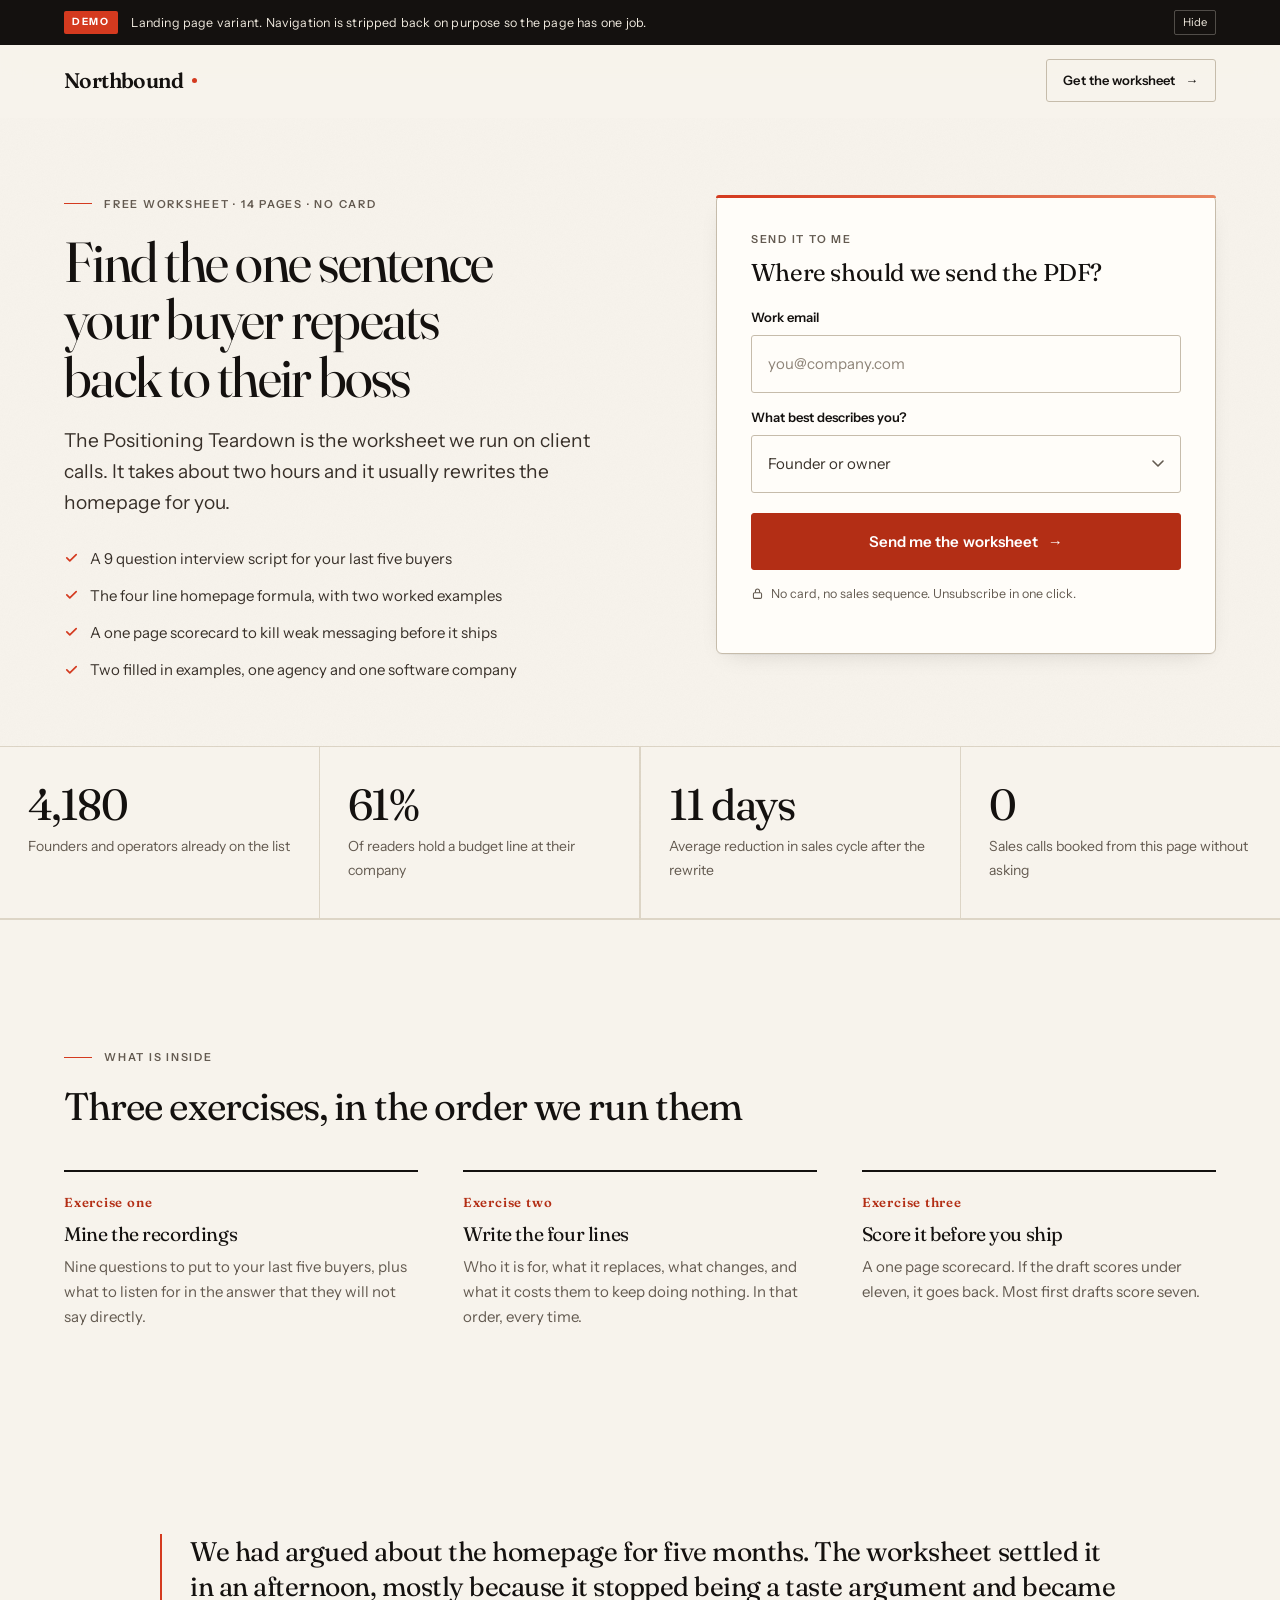
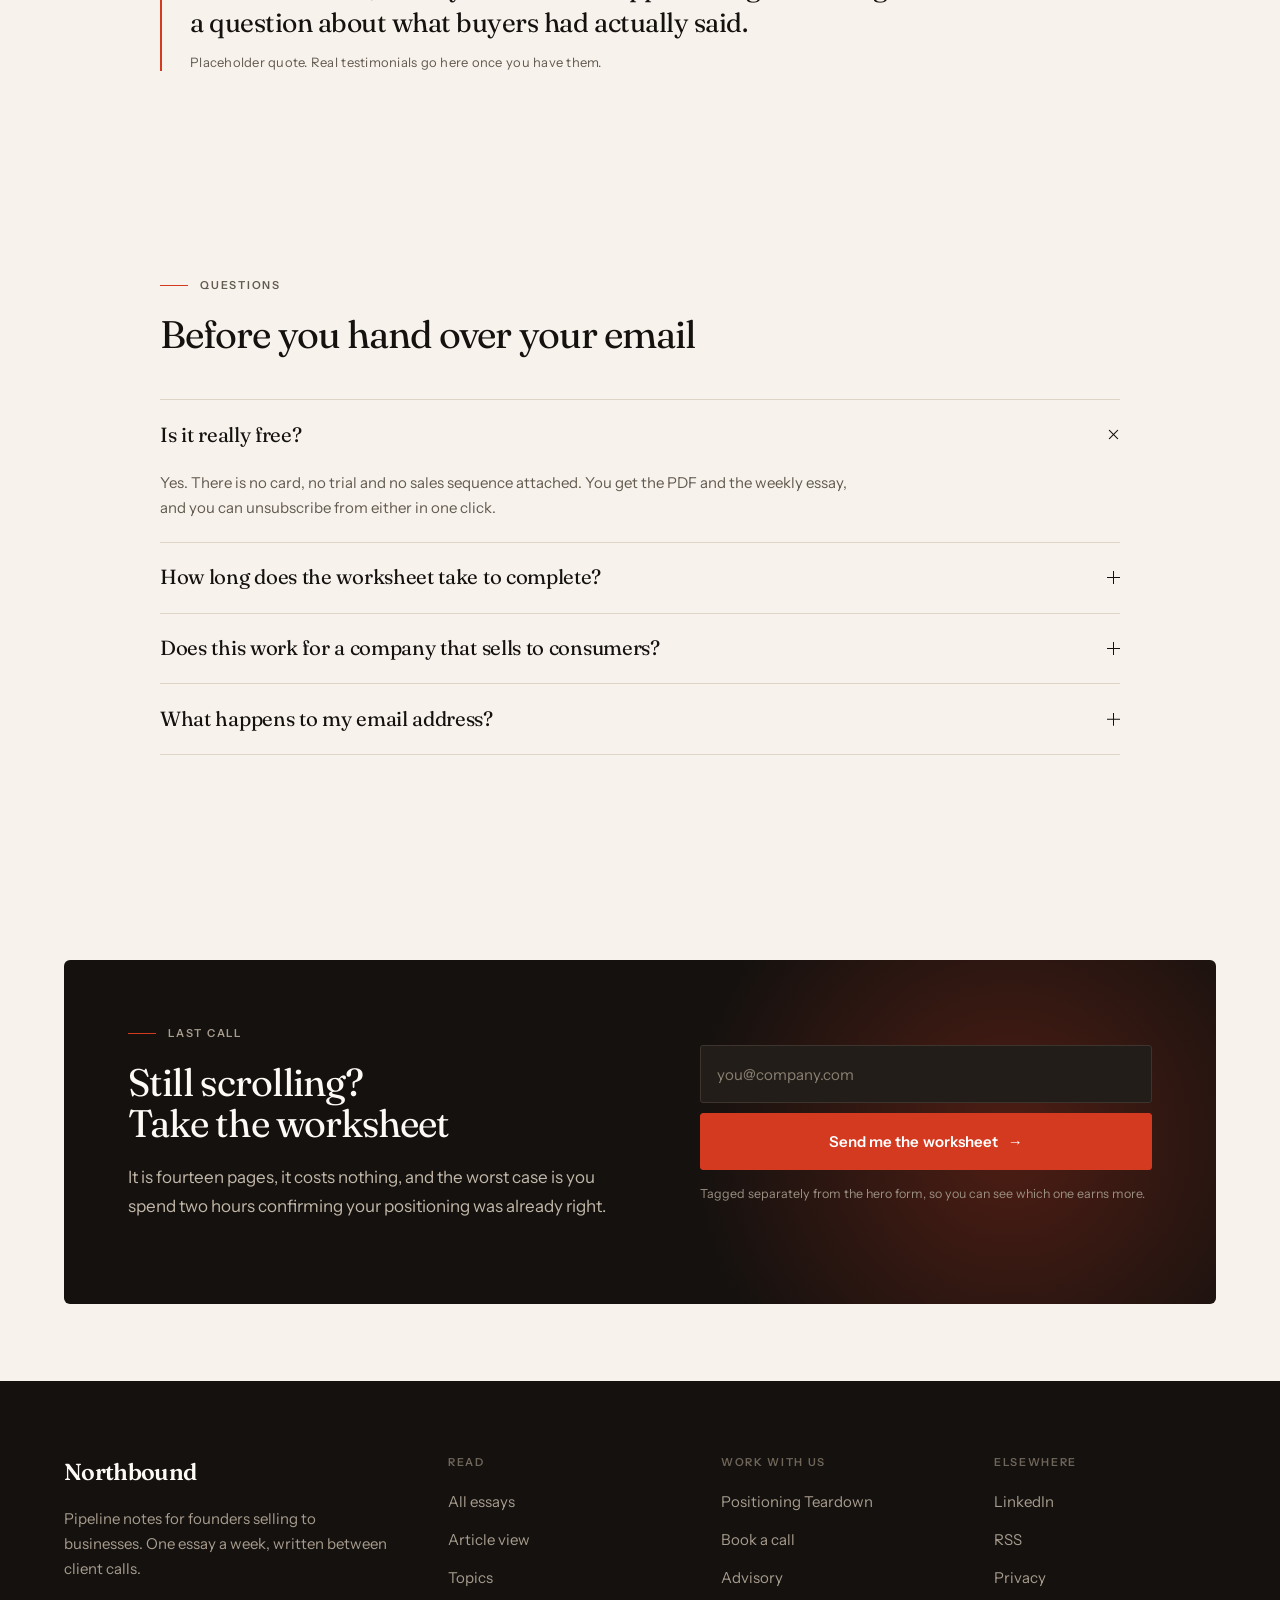
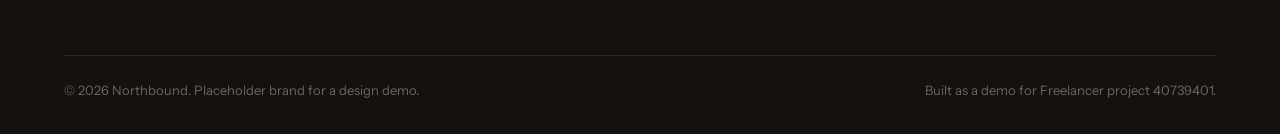
<file: landing.html>
<!doctype html>
<html lang="en">
<head>
<meta charset="utf-8">
<meta name="viewport" content="width=device-width, initial-scale=1">
<title>The Positioning Teardown | Northbound</title>
<meta name="description" content="A free 14 page worksheet that finds the one sentence your buyer repeats back to their own boss. Interview script, homepage formula and scorecard.">
<link rel="canonical" href="https://example.com/positioning-teardown/">
<meta name="robots" content="index,follow">

<meta property="og:type" content="website">
<meta property="og:site_name" content="Northbound">
<meta property="og:title" content="The Positioning Teardown, a free 14 page worksheet">
<meta property="og:description" content="Find the one sentence your buyer repeats back to their own boss.">
<meta property="og:url" content="https://example.com/positioning-teardown/">
<meta name="twitter:card" content="summary_large_image">

<link rel="preload" href="assets/fonts/fraunces-latin.woff2" as="font" type="font/woff2" crossorigin>
<link rel="preload" href="assets/fonts/instrumentsans-latin.woff2" as="font" type="font/woff2" crossorigin>
<link rel="stylesheet" href="assets/css/site.css">
<link rel="icon" href="data:image/svg+xml,%3Csvg xmlns='http://www.w3.org/2000/svg' viewBox='0 0 32 32'%3E%3Crect width='32' height='32' rx='6' fill='%2314110f'/%3E%3Ccircle cx='16' cy='16' r='5' fill='%23d43a1f'/%3E%3C/svg%3E">

<script type="application/ld+json">
{
  "@context": "https://schema.org",
  "@graph": [
    {
      "@type": "WebPage",
      "@id": "https://example.com/positioning-teardown/#page",
      "url": "https://example.com/positioning-teardown/",
      "name": "The Positioning Teardown",
      "description": "A free 14 page positioning worksheet for B2B founders."
    },
    {
      "@type": "FAQPage",
      "mainEntity": [
        {
          "@type": "Question",
          "name": "Is it really free?",
          "acceptedAnswer": {
            "@type": "Answer",
            "text": "Yes. There is no card, no trial and no sales sequence attached. You get the PDF and the weekly essay, and you can unsubscribe from either in one click."
          }
        },
        {
          "@type": "Question",
          "name": "How long does the worksheet take to complete?",
          "acceptedAnswer": {
            "@type": "Answer",
            "text": "About two hours if you already have call recordings to work from, and roughly a week if you need to run the nine interview questions with five recent buyers first."
          }
        },
        {
          "@type": "Question",
          "name": "Does this work for a company that sells to consumers?",
          "acceptedAnswer": {
            "@type": "Answer",
            "text": "Parts of it do, but the worksheet assumes a buying committee and an internal champion, so it is built for companies selling to other businesses."
          }
        },
        {
          "@type": "Question",
          "name": "What happens to my email address?",
          "acceptedAnswer": {
            "@type": "Answer",
            "text": "It goes into the email platform that sends the weekly essay and nothing else. It is never sold, shared or passed to an advertising network."
          }
        }
      ]
    }
  ]
}
</script>
</head>
<body>

<a class="skip-link" href="#main">Skip to content</a>

<div class="demo-strip" data-demo-strip>
  <div class="shell demo-strip__in">
    <span class="demo-strip__tag">Demo</span>
    <span>Landing page variant. Navigation is stripped back on purpose so the page has one job.</span>
    <button class="demo-strip__close" type="button" data-demo-close>Hide</button>
  </div>
</div>

<!-- Landing pages carry a reduced header: brand plus one action, no nav.
     Every extra link here is a documented drop in conversion. -->
<header class="site-head" data-head>
  <div class="shell site-head__in">
    <a class="brand" href="index.html">
      <span class="brand__mark">Northbound</span>
      <span class="brand__dot" aria-hidden="true"></span>
    </a>
    <a class="btn btn--sm btn--ghost head-cta" style="margin-left:auto" href="#get">
      Get the worksheet
      <span class="btn__arrow" aria-hidden="true">&rarr;</span>
    </a>
  </div>
</header>

<main id="main">

  <!-- ========================= LP HERO ========================= -->
  <section class="lp-hero" id="get">
    <div class="shell lp-hero__grid">

      <div>
        <p class="eyebrow rise rise-1">Free worksheet &middot; 14 pages &middot; No card</p>

        <h1 class="display rise rise-2" style="font-size:clamp(2.3rem,4.4vw,3.7rem)">
          Find the one sentence your buyer repeats back to their boss
        </h1>

        <p class="lede mt-2 rise rise-3">
          The Positioning Teardown is the worksheet we run on client calls.
          It takes about two hours and it usually rewrites the homepage for you.
        </p>

        <ul class="cta-ink__list rise rise-4" style="margin-top:1.75rem">
          <li style="color:var(--ink-soft)">
            <svg viewBox="0 0 16 16" fill="none" aria-hidden="true"><path d="M3 8.4l3.2 3.2L13 5" stroke="currentColor" stroke-width="1.8" stroke-linecap="round" stroke-linejoin="round"></path></svg>
            A 9 question interview script for your last five buyers
          </li>
          <li style="color:var(--ink-soft)">
            <svg viewBox="0 0 16 16" fill="none" aria-hidden="true"><path d="M3 8.4l3.2 3.2L13 5" stroke="currentColor" stroke-width="1.8" stroke-linecap="round" stroke-linejoin="round"></path></svg>
            The four line homepage formula, with two worked examples
          </li>
          <li style="color:var(--ink-soft)">
            <svg viewBox="0 0 16 16" fill="none" aria-hidden="true"><path d="M3 8.4l3.2 3.2L13 5" stroke="currentColor" stroke-width="1.8" stroke-linecap="round" stroke-linejoin="round"></path></svg>
            A one page scorecard to kill weak messaging before it ships
          </li>
          <li style="color:var(--ink-soft)">
            <svg viewBox="0 0 16 16" fill="none" aria-hidden="true"><path d="M3 8.4l3.2 3.2L13 5" stroke="currentColor" stroke-width="1.8" stroke-linecap="round" stroke-linejoin="round"></path></svg>
            Two filled in examples, one agency and one software company
          </li>
        </ul>
      </div>

      <div class="lp-form rise rise-5">
        <p class="eyebrow eyebrow--plain" style="margin-bottom:.6rem">Send it to me</p>
        <h2 class="h-md" style="margin-bottom:1.25rem">Where should we send the PDF?</h2>

        <form data-capture data-tag="lp-teardown" data-done="lp-done" novalidate>
          <div class="field">
            <label for="lp-email">Work email</label>
            <input class="capture__input" id="lp-email" name="email" type="email" autocomplete="email" placeholder="you@company.com" required>
          </div>

          <div class="field">
            <label for="lp-segment">What best describes you?</label>
            <select id="lp-segment" name="segment">
              <option value="founder">Founder or owner</option>
              <option value="marketing">Marketing lead</option>
              <option value="sales">Sales lead</option>
              <option value="agency">Agency or consultant</option>
              <option value="other">Something else</option>
            </select>
          </div>

          <button class="btn btn--wide" type="submit" style="margin-top:.35rem">
            Send me the worksheet
            <span class="btn__arrow" aria-hidden="true">&rarr;</span>
          </button>

          <p class="capture__error" data-error role="alert"></p>

          <p class="capture__note">
            <svg viewBox="0 0 16 16" fill="none" aria-hidden="true">
              <rect x="3" y="7" width="10" height="7" rx="1.5" stroke="currentColor" stroke-width="1.3"></rect>
              <path d="M5.5 7V5a2.5 2.5 0 015 0v2" stroke="currentColor" stroke-width="1.3"></path>
            </svg>
            No card, no sales sequence. Unsubscribe in one click.
          </p>
        </form>

        <div class="capture__done" id="lp-done" hidden>
          <strong>Check your inbox.</strong>
          <p>In the live build the PDF is delivered by your email platform, the reader is tagged lp-teardown, and the answer to the second question is written to a custom field so you can segment later.</p>
        </div>
      </div>

    </div>
  </section>

  <!-- ========================= PROOF ========================= -->
  <section class="lp-proof">
    <div class="lp-proof__cell reveal">
      <span class="lp-proof__num">4,180</span>
      <p>Founders and operators already on the list</p>
    </div>
    <div class="lp-proof__cell reveal" data-delay="60">
      <span class="lp-proof__num">61%</span>
      <p>Of readers hold a budget line at their company</p>
    </div>
    <div class="lp-proof__cell reveal" data-delay="120">
      <span class="lp-proof__num">11 days</span>
      <p>Average reduction in sales cycle after the rewrite</p>
    </div>
    <div class="lp-proof__cell reveal" data-delay="180">
      <span class="lp-proof__num">0</span>
      <p>Sales calls booked from this page without asking</p>
    </div>
  </section>

  <!-- ========================= WHAT IS INSIDE ========================= -->
  <section class="section">
    <div class="shell">
      <div class="index-head reveal">
        <div>
          <p class="eyebrow">What is inside</p>
          <h2 class="h-lg">Three exercises, in the order we run them</h2>
        </div>
      </div>

      <div class="value-grid reveal">
        <div class="value">
          <span class="value__i">Exercise one</span>
          <h3>Mine the recordings</h3>
          <p>Nine questions to put to your last five buyers, plus what to listen for in the answer that they will not say directly.</p>
        </div>
        <div class="value">
          <span class="value__i">Exercise two</span>
          <h3>Write the four lines</h3>
          <p>Who it is for, what it replaces, what changes, and what it costs them to keep doing nothing. In that order, every time.</p>
        </div>
        <div class="value">
          <span class="value__i">Exercise three</span>
          <h3>Score it before you ship</h3>
          <p>A one page scorecard. If the draft scores under eleven, it goes back. Most first drafts score seven.</p>
        </div>
      </div>
    </div>
  </section>

  <!-- ========================= TESTIMONIAL ========================= -->
  <section class="section--tight">
    <div class="shell shell--narrow">
      <div class="pullquote reveal" style="margin:0">
        <p>We had argued about the homepage for five months. The worksheet settled it in an afternoon, mostly because it stopped being a taste argument and became a question about what buyers had actually said.</p>
        <cite>Placeholder quote. Real testimonials go here once you have them.</cite>
      </div>
    </div>
  </section>

  <!-- ========================= FAQ ========================= -->
  <section class="section">
    <div class="shell shell--narrow">
      <div class="index-head reveal">
        <div>
          <p class="eyebrow">Questions</p>
          <h2 class="h-lg">Before you hand over your email</h2>
        </div>
      </div>

      <div class="faq reveal">
        <details open>
          <summary>Is it really free?</summary>
          <p>Yes. There is no card, no trial and no sales sequence attached. You get the PDF and the weekly essay, and you can unsubscribe from either in one click.</p>
        </details>
        <details>
          <summary>How long does the worksheet take to complete?</summary>
          <p>About two hours if you already have call recordings to work from, and roughly a week if you need to run the nine interview questions with five recent buyers first.</p>
        </details>
        <details>
          <summary>Does this work for a company that sells to consumers?</summary>
          <p>Parts of it do, but the worksheet assumes a buying committee and an internal champion, so it is built for companies selling to other businesses.</p>
        </details>
        <details>
          <summary>What happens to my email address?</summary>
          <p>It goes into the email platform that sends the weekly essay and nothing else. It is never sold, shared or passed to an advertising network.</p>
        </details>
      </div>
    </div>
  </section>

  <!-- ========================= FINAL CTA ========================= -->
  <section class="section--tight">
    <div class="shell">
      <div class="cta-ink reveal">
        <div class="cta-ink__grid">
          <div>
            <p class="eyebrow">Last call</p>
            <h2 class="h-lg">Still scrolling? Take the worksheet</h2>
            <p class="mt-2" style="max-width:32rem;color:#c2b8a9">
              It is fourteen pages, it costs nothing, and the worst case is you
              spend two hours confirming your positioning was already right.
            </p>
          </div>
          <div>
            <form data-capture data-tag="lp-footer-teardown" data-done="lpfoot-done" novalidate>
              <div class="capture__row" style="flex-direction:column">
                <div class="capture__field">
                  <label class="sr-only" for="lpfoot-email">Your work email</label>
                  <input class="capture__input" id="lpfoot-email" name="email" type="email" autocomplete="email" placeholder="you@company.com" required>
                </div>
                <button class="btn btn--wide" type="submit">
                  Send me the worksheet
                  <span class="btn__arrow" aria-hidden="true">&rarr;</span>
                </button>
              </div>
              <p class="capture__error" data-error role="alert"></p>
              <p class="capture__note">Tagged separately from the hero form, so you can see which one earns more.</p>
            </form>
            <div class="capture__done" id="lpfoot-done" hidden>
              <strong>Sent.</strong>
              <p>Tagged lp-footer-teardown. Comparing this against lp-teardown tells you whether the page above it is doing its job.</p>
            </div>
          </div>
        </div>
      </div>
    </div>
  </section>

</main>

<!-- ========================= FOOTER ========================= -->
<footer class="site-foot foot">
  <div class="shell">
    <div class="foot__grid">
      <div class="foot__brand">
        <span class="brand__mark">Northbound</span>
        <p>Pipeline notes for founders selling to businesses. One essay a week, written between client calls.</p>
      </div>

      <div>
        <h5>Read</h5>
        <ul>
          <li><a href="index.html">All essays</a></li>
          <li><a href="article.html">Article view</a></li>
          <li><a href="index.html#topics">Topics</a></li>
        </ul>
      </div>

      <div>
        <h5>Work with us</h5>
        <ul>
          <li><a href="landing.html">Positioning Teardown</a></li>
          <li><a href="landing.html">Book a call</a></li>
          <li><a href="landing.html">Advisory</a></li>
        </ul>
      </div>

      <div>
        <h5>Elsewhere</h5>
        <ul>
          <li><a href="index.html">LinkedIn</a></li>
          <li><a href="index.html">RSS</a></li>
          <li><a href="index.html">Privacy</a></li>
        </ul>
      </div>
    </div>

    <div class="foot__base">
      <span>&copy; <span data-year>2026</span> Northbound. Placeholder brand for a design demo.</span>
      <span>Built as a demo for Freelancer project 40739401.</span>
    </div>
  </div>
</footer>

<script src="assets/js/site.js" defer></script>
</body>
</html>
</file>
<file: assets/css/site.css>
/* ==========================================================================
   Northbound - conversion-focused editorial blog system
   Demo build for Freelancer project 40739401
   Everything here is self-hosted. Zero external requests.
   ========================================================================== */

/* --------------------------------------------------------------------------
   1. Fonts (self-hosted, variable, woff2)
   -------------------------------------------------------------------------- */

@font-face {
  font-family: 'Fraunces';
  font-style: normal;
  font-weight: 300 900;
  font-display: swap;
  src: url('../fonts/fraunces-latin.woff2') format('woff2');
  unicode-range: U+0000-00FF, U+0131, U+0152-0153, U+02BB-02BC, U+02C6, U+02DA,
    U+02DC, U+0304, U+0308, U+0329, U+2000-206F, U+20AC, U+2122, U+2191, U+2193,
    U+2212, U+2215, U+FEFF, U+FFFD;
}

@font-face {
  font-family: 'Fraunces';
  font-style: normal;
  font-weight: 300 900;
  font-display: swap;
  src: url('../fonts/fraunces-latin-ext.woff2') format('woff2');
  unicode-range: U+0100-02BA, U+02BD-02C5, U+02C7-02CC, U+02CE-02D7, U+02DD-02FF,
    U+0304, U+0308, U+0329, U+1D00-1DBF, U+1E00-1E9F, U+1EF2-1EFF, U+2020,
    U+20A0-20AB, U+20AD-20C0, U+2113, U+2C60-2C7F, U+A720-A7FF;
}

@font-face {
  font-family: 'Instrument Sans';
  font-style: normal;
  font-weight: 400 700;
  font-display: swap;
  src: url('../fonts/instrumentsans-latin.woff2') format('woff2');
  unicode-range: U+0000-00FF, U+0131, U+0152-0153, U+02BB-02BC, U+02C6, U+02DA,
    U+02DC, U+0304, U+0308, U+0329, U+2000-206F, U+20AC, U+2122, U+2191, U+2193,
    U+2212, U+2215, U+FEFF, U+FFFD;
}

@font-face {
  font-family: 'Instrument Sans';
  font-style: normal;
  font-weight: 400 700;
  font-display: swap;
  src: url('../fonts/instrumentsans-latin-ext.woff2') format('woff2');
  unicode-range: U+0100-02BA, U+02BD-02C5, U+02C7-02CC, U+02CE-02D7, U+02DD-02FF,
    U+0304, U+0308, U+0329, U+1D00-1DBF, U+1E00-1E9F, U+1EF2-1EFF, U+2020,
    U+20A0-20AB, U+20AD-20C0, U+2113, U+2C60-2C7F, U+A720-A7FF;
}

/* --------------------------------------------------------------------------
   2. Tokens
   -------------------------------------------------------------------------- */

:root {
  /* Paper and ink */
  --paper: #f7f3ec;
  --paper-sunk: #efe9de;
  --paper-card: #fffdf9;
  --ink: #14110f;
  --ink-soft: #383029;
  --ink-mute: #635a50;
  --rule: #ddd5c6;
  --rule-strong: #c6bcab;

  /* Signal */
  --signal: #d43a1f;
  --signal-deep: #b32e15;
  --signal-tint: #fae7e0;

  /* Typefaces */
  --font-display: 'Fraunces', Georgia, 'Times New Roman', serif;
  --font-body: 'Instrument Sans', 'Helvetica Neue', Helvetica, Arial, sans-serif;

  /* Rhythm */
  --gutter: clamp(1.25rem, 5vw, 4.5rem);
  --shell: 1280px;
  --measure: 34rem;
  --section-gap: clamp(4.5rem, 10vw, 9rem);

  /* Motion */
  --ease: cubic-bezier(0.22, 0.61, 0.36, 1);
  --ease-out-back: cubic-bezier(0.34, 1.32, 0.64, 1);
  --dur: 0.45s;

  /* Radii and shadow */
  --r-sm: 3px;
  --r-md: 6px;
  --shadow-lift: 0 1px 1px rgba(20, 17, 15, 0.04),
    0 8px 24px -12px rgba(20, 17, 15, 0.18);
}

/* --------------------------------------------------------------------------
   3. Reset and base
   -------------------------------------------------------------------------- */

*,
*::before,
*::after {
  box-sizing: border-box;
}

html {
  -webkit-text-size-adjust: 100%;
  scroll-behavior: smooth;
}

@media (prefers-reduced-motion: reduce) {
  html {
    scroll-behavior: auto;
  }
}

body {
  margin: 0;
  background: var(--paper);
  color: var(--ink-soft);
  font-family: var(--font-body);
  font-size: 1.0625rem;
  line-height: 1.68;
  font-feature-settings: 'kern' 1, 'liga' 1;
  -webkit-font-smoothing: antialiased;
  -moz-osx-font-smoothing: grayscale;
  overflow-x: hidden;
}

/* Paper grain. Sits above the background, under the content. */
body::before {
  content: '';
  position: fixed;
  inset: 0;
  z-index: 0;
  pointer-events: none;
  opacity: 0.4;
  mix-blend-mode: multiply;
  background-image: url("data:image/svg+xml,%3Csvg xmlns='http://www.w3.org/2000/svg' width='200' height='200'%3E%3Cfilter id='n'%3E%3CfeTurbulence type='fractalNoise' baseFrequency='0.85' numOctaves='3' stitchTiles='stitch'/%3E%3CfeColorMatrix type='saturate' values='0'/%3E%3C/filter%3E%3Crect width='200' height='200' filter='url(%23n)' opacity='0.09'/%3E%3C/svg%3E");
}

img,
svg,
video {
  display: block;
  max-width: 100%;
  height: auto;
}

h1,
h2,
h3,
h4 {
  font-family: var(--font-display);
  color: var(--ink);
  font-weight: 400;
  letter-spacing: -0.021em;
  line-height: 1.05;
  margin: 0;
  text-wrap: balance;
}

p {
  margin: 0 0 1.15em;
}

a {
  color: inherit;
}

button,
input,
select,
textarea {
  font: inherit;
  color: inherit;
}

::selection {
  background: var(--signal);
  color: #fff;
}

:focus-visible {
  outline: 2px solid var(--signal);
  outline-offset: 3px;
  border-radius: 2px;
}

/* --------------------------------------------------------------------------
   4. Layout primitives
   -------------------------------------------------------------------------- */

.shell {
  width: 100%;
  max-width: var(--shell);
  margin-inline: auto;
  padding-inline: var(--gutter);
  position: relative;
  z-index: 1;
}

/* Sized so the article body column lands on 38rem, its ideal measure,
   once the 18rem sticky rail and the gap are subtracted. */
.shell--narrow {
  max-width: 68rem;
}

.section {
  padding-block: var(--section-gap);
}

.section--tight {
  padding-block: clamp(3rem, 6vw, 5rem);
}

.rule {
  height: 1px;
  background: var(--rule);
  border: 0;
  margin: 0;
}

.skip-link {
  position: absolute;
  left: -9999px;
  top: 0;
  z-index: 100;
  background: var(--ink);
  color: var(--paper);
  padding: 0.75rem 1.25rem;
}

.skip-link:focus {
  left: 0;
}

/* --------------------------------------------------------------------------
   5. Typography helpers
   -------------------------------------------------------------------------- */

.eyebrow {
  font-family: var(--font-body);
  font-size: 0.6875rem;
  font-weight: 600;
  letter-spacing: 0.16em;
  text-transform: uppercase;
  color: var(--ink-mute);
  margin: 0 0 1.25rem;
  display: flex;
  align-items: center;
  gap: 0.75rem;
}

.eyebrow::before {
  content: '';
  width: 1.75rem;
  height: 1px;
  background: var(--signal);
  flex: none;
}

.eyebrow--plain::before {
  display: none;
}

.display {
  font-size: clamp(2.4rem, 5.1vw, 4.4rem);
  font-variation-settings: 'opsz' 96, 'SOFT' 0, 'WONK' 1;
  letter-spacing: -0.031em;
  line-height: 1.02;
}

.h-xl {
  font-size: clamp(2.25rem, 4.6vw, 3.6rem);
  font-variation-settings: 'opsz' 72;
  letter-spacing: -0.028em;
}

.h-lg {
  font-size: clamp(1.75rem, 3vw, 2.5rem);
  font-variation-settings: 'opsz' 40;
  letter-spacing: -0.024em;
}

.h-md {
  font-size: clamp(1.3rem, 1.9vw, 1.6rem);
  font-variation-settings: 'opsz' 24;
  line-height: 1.18;
  letter-spacing: -0.017em;
}

.lede {
  font-size: clamp(1.1rem, 1.5vw, 1.3rem);
  line-height: 1.6;
  color: var(--ink-soft);
  max-width: var(--measure);
}

.muted {
  color: var(--ink-mute);
}

.meta {
  font-size: 0.8125rem;
  letter-spacing: 0.02em;
  color: var(--ink-mute);
}

.signal-text {
  color: var(--signal-deep);
}

/* Underline that draws on hover */
.ulink {
  text-decoration: none;
  background-image: linear-gradient(var(--signal), var(--signal));
  background-size: 0% 1px;
  background-repeat: no-repeat;
  background-position: 0 100%;
  transition: background-size var(--dur) var(--ease), color 0.2s var(--ease);
}

.ulink:hover,
.ulink:focus-visible {
  background-size: 100% 1px;
  color: var(--ink);
}

/* --------------------------------------------------------------------------
   6. Buttons
   -------------------------------------------------------------------------- */

.btn {
  --btn-bg: var(--signal-deep);
  --btn-fg: #fff;
  display: inline-flex;
  align-items: center;
  justify-content: center;
  gap: 0.6rem;
  padding: 0.95rem 1.6rem;
  background: var(--btn-bg);
  color: var(--btn-fg);
  border: 1px solid var(--btn-bg);
  border-radius: var(--r-sm);
  font-size: 0.9375rem;
  font-weight: 600;
  letter-spacing: 0.005em;
  text-decoration: none;
  cursor: pointer;
  position: relative;
  overflow: hidden;
  transition: transform 0.28s var(--ease), box-shadow 0.28s var(--ease),
    background-color 0.28s var(--ease);
}

.btn::after {
  content: '';
  position: absolute;
  inset: 0;
  background: #fff;
  opacity: 0;
  transition: opacity 0.28s var(--ease);
}

.btn:hover,
.btn:focus-visible {
  transform: translateY(-2px);
  box-shadow: 0 10px 22px -12px rgba(179, 46, 21, 0.65);
}

.btn:hover::after,
.btn:focus-visible::after {
  opacity: 0.09;
}

.btn:active {
  transform: translateY(0);
}

.btn__arrow {
  transition: transform 0.28s var(--ease);
}

.btn:hover .btn__arrow {
  transform: translateX(3px);
}

.btn--ghost {
  --btn-bg: transparent;
  --btn-fg: var(--ink);
  border-color: var(--rule-strong);
}

.btn--ghost:hover,
.btn--ghost:focus-visible {
  border-color: var(--ink);
  box-shadow: none;
}

.btn--ink {
  --btn-bg: var(--ink);
  --btn-fg: var(--paper);
}

.btn--ink:hover,
.btn--ink:focus-visible {
  box-shadow: 0 10px 22px -12px rgba(20, 17, 15, 0.7);
}

.btn--wide {
  width: 100%;
}

.btn--sm {
  padding: 0.6rem 1.05rem;
  font-size: 0.8125rem;
}

/* --------------------------------------------------------------------------
   7. Demo strip
   -------------------------------------------------------------------------- */

.demo-strip {
  background: var(--ink);
  color: #efe9de;
  font-size: 0.78125rem;
  letter-spacing: 0.015em;
  position: relative;
  z-index: 3;
}

.demo-strip__in {
  display: flex;
  align-items: center;
  gap: 0.85rem;
  padding-block: 0.6rem;
  flex-wrap: wrap;
}

.demo-strip__tag {
  font-size: 0.625rem;
  font-weight: 700;
  letter-spacing: 0.17em;
  text-transform: uppercase;
  background: var(--signal);
  color: #fff;
  padding: 0.2rem 0.5rem;
  border-radius: 2px;
  flex: none;
}

.demo-strip__close {
  margin-left: auto;
  background: none;
  border: 1px solid rgba(239, 233, 222, 0.28);
  color: inherit;
  border-radius: 2px;
  padding: 0.15rem 0.5rem;
  font-size: 0.7rem;
  cursor: pointer;
  flex: none;
}

.demo-strip__close:hover {
  border-color: rgba(239, 233, 222, 0.7);
}

/* --------------------------------------------------------------------------
   8. Header
   -------------------------------------------------------------------------- */

.site-head {
  position: sticky;
  top: 0;
  z-index: 40;
  background: color-mix(in srgb, var(--paper) 96%, transparent);
  backdrop-filter: saturate(1.3) blur(14px);
  -webkit-backdrop-filter: saturate(1.3) blur(14px);
  border-bottom: 1px solid transparent;
  transition: border-color 0.3s var(--ease), background-color 0.3s var(--ease);
}

.site-head.is-stuck {
  border-bottom-color: var(--rule);
}

.site-head__in {
  display: flex;
  align-items: center;
  gap: 1.5rem;
  min-height: 4.5rem;
}

.brand {
  display: inline-flex;
  align-items: baseline;
  gap: 0.55rem;
  text-decoration: none;
  flex: none;
}

.brand__mark {
  font-family: var(--font-display);
  font-size: 1.32rem;
  font-weight: 600;
  font-variation-settings: 'opsz' 20, 'WONK' 1;
  letter-spacing: -0.028em;
  color: var(--ink);
}

.brand__dot {
  width: 5px;
  height: 5px;
  border-radius: 50%;
  background: var(--signal);
  align-self: center;
  flex: none;
}

.nav {
  display: flex;
  align-items: center;
  gap: 1.9rem;
  margin-left: auto;
}

.nav a {
  font-size: 0.875rem;
  font-weight: 500;
  text-decoration: none;
  color: var(--ink-soft);
  position: relative;
  padding-block: 0.35rem;
}

.nav a::after {
  content: '';
  position: absolute;
  left: 0;
  bottom: 0;
  height: 1px;
  width: 0;
  background: var(--signal);
  transition: width 0.32s var(--ease);
}

.nav a:hover::after,
.nav a:focus-visible::after,
.nav a[aria-current='page']::after {
  width: 100%;
}

.nav a[aria-current='page'] {
  color: var(--ink);
}

.head-cta {
  flex: none;
}

/* The nav carries its own CTA for the mobile drawer only. On desktop the
   standalone .head-cta is the single call to action in the header. */
@media (min-width: 861px) {
  .nav .btn {
    display: none;
  }
}

.nav-toggle {
  display: none;
  margin-left: auto;
  background: none;
  border: 1px solid var(--rule-strong);
  border-radius: var(--r-sm);
  padding: 0.5rem 0.7rem;
  cursor: pointer;
  line-height: 0;
}

.nav-toggle svg {
  width: 20px;
  height: 14px;
}

.nav-toggle rect {
  fill: var(--ink);
  transition: transform 0.3s var(--ease), opacity 0.2s var(--ease);
  transform-origin: center;
}

.nav-toggle[aria-expanded='true'] rect:nth-child(1) {
  transform: translateY(6px) rotate(45deg);
}

.nav-toggle[aria-expanded='true'] rect:nth-child(2) {
  opacity: 0;
}

.nav-toggle[aria-expanded='true'] rect:nth-child(3) {
  transform: translateY(-6px) rotate(-45deg);
}

@media (max-width: 860px) {
  .nav-toggle {
    display: inline-flex;
  }

  .nav {
    position: fixed;
    inset: 0 0 auto;
    top: var(--head-offset, 4.5rem);
    flex-direction: column;
    align-items: stretch;
    gap: 0;
    background: var(--paper);
    border-bottom: 1px solid var(--rule);
    padding: 0.5rem var(--gutter) 1.5rem;
    margin-left: 0;
    transform: translateY(-8px);
    opacity: 0;
    visibility: hidden;
    transition: opacity 0.26s var(--ease), transform 0.26s var(--ease),
      visibility 0.26s;
  }

  .nav.is-open {
    opacity: 1;
    visibility: visible;
    transform: translateY(0);
  }

  .nav a {
    padding-block: 0.95rem;
    border-bottom: 1px solid var(--rule);
    font-size: 1.05rem;
  }

  .nav a::after {
    display: none;
  }

  .nav .btn {
    margin-top: 1.1rem;
  }

  .head-cta {
    display: none;
  }
}

/* --------------------------------------------------------------------------
   9. Hero
   -------------------------------------------------------------------------- */

.hero {
  padding-top: clamp(2.25rem, 4.4vw, 3.5rem);
  padding-bottom: clamp(2.75rem, 5vw, 4.25rem);
  position: relative;
}

.hero__grid {
  display: grid;
  grid-template-columns: minmax(0, 1.55fr) minmax(0, 1fr);
  gap: clamp(2rem, 5vw, 5rem);
  align-items: end;
}

@media (max-width: 900px) {
  .hero__grid {
    grid-template-columns: 1fr;
    align-items: start;
  }
}

.hero__title .hl {
  position: relative;
  white-space: nowrap;
}

.hero__title .hl::after {
  content: '';
  position: absolute;
  left: -0.06em;
  right: -0.06em;
  bottom: 0.28em;
  height: 0.27em;
  background: var(--signal-tint);
  z-index: -1;
  transform: scaleX(0);
  transform-origin: left;
  animation: draw-hl 0.9s var(--ease) 0.75s forwards;
}

@keyframes draw-hl {
  to {
    transform: scaleX(1);
  }
}

.hero__aside {
  border-left: 1px solid var(--rule);
  padding-left: clamp(1.25rem, 2.5vw, 2rem);
}

@media (max-width: 900px) {
  .hero__aside {
    border-left: 0;
    border-top: 1px solid var(--rule);
    padding-left: 0;
    padding-top: 1.75rem;
  }
}

.hero__stat {
  font-family: var(--font-display);
  font-size: clamp(2.6rem, 4.5vw, 3.6rem);
  font-variation-settings: 'opsz' 60, 'WONK' 1;
  color: var(--ink);
  line-height: 1;
  letter-spacing: -0.035em;
  display: block;
}

.hero__stat-label {
  font-size: 0.875rem;
  color: var(--ink-mute);
  margin-top: 0.5rem;
  max-width: 22rem;
}

.hero__stat-wrap + .hero__stat-wrap {
  margin-top: 1.75rem;
  padding-top: 1.75rem;
  border-top: 1px solid var(--rule);
}

/* --------------------------------------------------------------------------
   10. Inline capture form (the hero conversion device)
   -------------------------------------------------------------------------- */

.capture {
  margin-top: clamp(1.5rem, 2.6vw, 2.1rem);
  max-width: 34rem;
}

.capture__row {
  display: flex;
  gap: 0.6rem;
  align-items: stretch;
}

@media (max-width: 520px) {
  .capture__row {
    flex-direction: column;
  }
}

.capture__field {
  flex: 1 1 auto;
  min-width: 0;
  position: relative;
}

.capture__input {
  width: 100%;
  padding: 0.95rem 1rem;
  background: var(--paper-card);
  border: 1px solid var(--rule-strong);
  border-radius: var(--r-sm);
  font-size: 0.9375rem;
  transition: border-color 0.24s var(--ease), box-shadow 0.24s var(--ease);
}

.capture__input::placeholder {
  color: #8e8478;
}

.capture__input:hover {
  border-color: #aa9f8d;
}

.capture__input:focus {
  outline: none;
  border-color: var(--signal);
  box-shadow: 0 0 0 3px var(--signal-tint);
}

.capture__input[aria-invalid='true'] {
  border-color: var(--signal-deep);
}

.capture__note {
  font-size: 0.78125rem;
  color: var(--ink-mute);
  margin-top: 0.8rem;
  display: flex;
  align-items: center;
  gap: 0.45rem;
}

.capture__note svg {
  width: 13px;
  height: 13px;
  flex: none;
  color: var(--ink-mute);
}

.capture__error {
  font-size: 0.8125rem;
  color: var(--signal-deep);
  margin-top: 0.55rem;
  font-weight: 500;
}

.capture__error:empty {
  display: none;
}

/* Success state swaps in place of the form */
.capture__done {
  border: 1px solid var(--rule-strong);
  border-left: 3px solid var(--signal);
  background: var(--paper-card);
  border-radius: var(--r-sm);
  padding: 1.15rem 1.25rem;
  animation: pop-in 0.45s var(--ease-out-back);
}

.capture__done strong {
  color: var(--ink);
  font-weight: 600;
}

.capture__done p {
  margin: 0.35rem 0 0;
  font-size: 0.875rem;
  color: var(--ink-mute);
}

@keyframes pop-in {
  from {
    opacity: 0;
    transform: translateY(8px) scale(0.985);
  }
  to {
    opacity: 1;
    transform: none;
  }
}

[hidden] {
  display: none !important;
}

/* --------------------------------------------------------------------------
   11. Credibility strip
   -------------------------------------------------------------------------- */

.trust {
  border-block: 1px solid var(--rule);
  padding-block: 1.6rem;
}

.trust__in {
  display: flex;
  align-items: center;
  gap: clamp(1.5rem, 4vw, 3.5rem);
  flex-wrap: wrap;
}

.trust__label {
  font-size: 0.6875rem;
  letter-spacing: 0.15em;
  text-transform: uppercase;
  color: var(--ink-mute);
  font-weight: 600;
  flex: none;
}

.trust__logos {
  display: flex;
  align-items: center;
  gap: clamp(1.5rem, 3.5vw, 3rem);
  flex-wrap: wrap;
}

.trust__logo {
  font-family: var(--font-display);
  font-size: 1.05rem;
  font-weight: 600;
  font-variation-settings: 'opsz' 18;
  letter-spacing: -0.015em;
  color: var(--ink-mute);
  opacity: 0.75;
  transition: opacity 0.3s var(--ease), color 0.3s var(--ease);
}

.trust__logo:hover {
  opacity: 1;
  color: var(--ink);
}

/* --------------------------------------------------------------------------
   12. Featured article
   -------------------------------------------------------------------------- */

.feature {
  display: grid;
  grid-template-columns: minmax(0, 1fr) minmax(0, 1.05fr);
  gap: clamp(1.75rem, 4vw, 4rem);
  align-items: center;
  text-decoration: none;
  color: inherit;
}

@media (max-width: 860px) {
  .feature {
    grid-template-columns: 1fr;
  }
}

.feature__media {
  position: relative;
  aspect-ratio: 4 / 3;
  border-radius: var(--r-md);
  overflow: hidden;
  background: var(--paper-sunk);
}

.feature__media .ph {
  transition: transform 0.7s var(--ease);
}

.feature:hover .feature__media .ph {
  transform: scale(1.03);
}

.feature__badge {
  position: absolute;
  top: 1rem;
  left: 1rem;
  background: var(--signal);
  color: #fff;
  font-size: 0.625rem;
  font-weight: 700;
  letter-spacing: 0.15em;
  text-transform: uppercase;
  padding: 0.35rem 0.65rem;
  border-radius: 2px;
}

.feature__title {
  margin-bottom: 0.9rem;
}

.feature__title span {
  background-image: linear-gradient(var(--ink), var(--ink));
  background-size: 0% 1px;
  background-repeat: no-repeat;
  background-position: 0 100%;
  transition: background-size 0.5s var(--ease);
}

.feature:hover .feature__title span {
  background-size: 100% 1px;
}

/* --------------------------------------------------------------------------
   13. Article index (the numbered editorial list)
   -------------------------------------------------------------------------- */

.index-head {
  display: flex;
  align-items: flex-end;
  justify-content: space-between;
  gap: 2rem;
  margin-bottom: 2.75rem;
  flex-wrap: wrap;
}

.post-list {
  list-style: none;
  margin: 0;
  padding: 0;
  border-top: 1px solid var(--rule);
}

.post {
  border-bottom: 1px solid var(--rule);
}

.post__link {
  display: grid;
  grid-template-columns: 4.5rem minmax(0, 1fr) 11rem;
  gap: clamp(1rem, 3vw, 2.5rem);
  align-items: baseline;
  padding-block: clamp(1.6rem, 2.6vw, 2.2rem);
  text-decoration: none;
  color: inherit;
  transition: background-color 0.35s var(--ease), padding-inline 0.35s var(--ease);
}

.post__link:hover,
.post__link:focus-visible {
  background: color-mix(in srgb, var(--paper-sunk) 55%, transparent);
  padding-inline: 1rem;
}

@media (max-width: 760px) {
  .post__link {
    grid-template-columns: 2.6rem minmax(0, 1fr);
    align-items: start;
  }
}

.post__num {
  font-family: var(--font-display);
  font-size: clamp(1.5rem, 2.6vw, 2.15rem);
  font-variation-settings: 'opsz' 30, 'WONK' 1;
  color: var(--rule-strong);
  line-height: 1;
  letter-spacing: -0.02em;
  transition: color 0.35s var(--ease);
}

.post__link:hover .post__num {
  color: var(--signal);
}

.post__title {
  margin-bottom: 0.5rem;
}

.post__dek {
  font-size: 0.9375rem;
  color: var(--ink-mute);
  margin: 0;
  max-width: 40rem;
}

.post__side {
  text-align: right;
  font-size: 0.8125rem;
  color: var(--ink-mute);
}

@media (max-width: 760px) {
  .post__side {
    grid-column: 2;
    text-align: left;
    margin-top: 0.75rem;
  }
}

.post__topic {
  display: inline-block;
  font-size: 0.6875rem;
  font-weight: 600;
  letter-spacing: 0.12em;
  text-transform: uppercase;
  color: var(--signal-deep);
  margin-bottom: 0.3rem;
}

/* --------------------------------------------------------------------------
   14. Placeholder art (no image files, pure CSS/SVG)
   -------------------------------------------------------------------------- */

.ph {
  position: absolute;
  inset: 0;
  display: grid;
  place-items: center;
  background:
    repeating-linear-gradient(
      -45deg,
      transparent 0 11px,
      rgba(20, 17, 15, 0.035) 11px 12px
    ),
    linear-gradient(145deg, #e9e2d5 0%, #dfd6c6 55%, #e6ded0 100%);
}

.ph__tag {
  font-size: 0.625rem;
  font-weight: 600;
  letter-spacing: 0.16em;
  text-transform: uppercase;
  color: #8a8073;
  border: 1px solid #c8bdab;
  border-radius: 2px;
  padding: 0.3rem 0.6rem;
  background: rgba(255, 253, 249, 0.7);
}

.ph--signal {
  background:
    repeating-linear-gradient(
      -45deg,
      transparent 0 11px,
      rgba(20, 17, 15, 0.05) 11px 12px
    ),
    linear-gradient(145deg, #f0c9bd 0%, #e5a894 60%, #eec0b2 100%);
}

.ph--ink {
  background:
    repeating-linear-gradient(
      -45deg,
      transparent 0 11px,
      rgba(255, 255, 255, 0.04) 11px 12px
    ),
    linear-gradient(145deg, #2b2621 0%, #191512 60%, #241f1a 100%);
}

.ph--ink .ph__tag {
  color: #b5aa9c;
  border-color: #4a4239;
  background: rgba(20, 17, 15, 0.5);
}

/* --------------------------------------------------------------------------
   15. Topic rail
   -------------------------------------------------------------------------- */

.rail {
  display: grid;
  grid-template-columns: repeat(auto-fit, minmax(15rem, 1fr));
  gap: 1px;
  background: var(--rule);
  border: 1px solid var(--rule);
  border-radius: var(--r-md);
  overflow: hidden;
}

.rail__card {
  background: var(--paper);
  padding: clamp(1.5rem, 2.6vw, 2.25rem);
  text-decoration: none;
  color: inherit;
  position: relative;
  transition: background-color 0.35s var(--ease);
}

.rail__card::before {
  content: '';
  position: absolute;
  left: 0;
  top: 0;
  bottom: 0;
  width: 2px;
  background: var(--signal);
  transform: scaleY(0);
  transform-origin: top;
  transition: transform 0.4s var(--ease);
}

.rail__card:hover,
.rail__card:focus-visible {
  background: var(--paper-card);
}

.rail__card:hover::before,
.rail__card:focus-visible::before {
  transform: scaleY(1);
}

.rail__count {
  font-size: 0.75rem;
  color: var(--ink-mute);
  margin-top: 0.75rem;
  display: block;
}

/* --------------------------------------------------------------------------
   16. CTA blocks (the reusable conversion units)
   -------------------------------------------------------------------------- */

.cta-ink {
  background: var(--ink);
  color: #e6ded1;
  border-radius: var(--r-md);
  padding: clamp(2.25rem, 5vw, 4.25rem);
  position: relative;
  overflow: hidden;
}

.cta-ink::after {
  content: '';
  position: absolute;
  right: -14%;
  top: -55%;
  width: 46rem;
  height: 46rem;
  border-radius: 50%;
  background: radial-gradient(
    circle at center,
    rgba(212, 58, 31, 0.3) 0%,
    rgba(212, 58, 31, 0) 62%
  );
  pointer-events: none;
}

.cta-ink__grid {
  display: grid;
  grid-template-columns: minmax(0, 1.15fr) minmax(0, 1fr);
  gap: clamp(2rem, 4vw, 4rem);
  align-items: center;
  position: relative;
  z-index: 1;
}

@media (max-width: 860px) {
  .cta-ink__grid {
    grid-template-columns: 1fr;
  }
}

.cta-ink h2,
.cta-ink h3 {
  color: #fdfaf5;
}

.cta-ink .eyebrow {
  color: #a79c8d;
}

.cta-ink .capture__input {
  background: #221d19;
  border-color: #3d352d;
  color: #f4efe6;
}

.cta-ink .capture__input::placeholder {
  color: #8b8073;
}

.cta-ink .capture__input:focus {
  border-color: var(--signal);
  box-shadow: 0 0 0 3px rgba(212, 58, 31, 0.24);
}

.cta-ink .capture__note,
.cta-ink .capture__note svg {
  color: #9a8f81;
}

.cta-ink .btn {
  --btn-bg: var(--signal);
  --btn-fg: #fff;
}

.cta-ink .capture__done {
  background: #221d19;
  border-color: #3d352d;
  border-left-color: var(--signal);
}

.cta-ink .capture__done strong {
  color: #fdfaf5;
}

.cta-ink .capture__done p {
  color: #9a8f81;
}

.cta-ink__list {
  list-style: none;
  margin: 1.75rem 0 0;
  padding: 0;
  display: grid;
  gap: 0.75rem;
}

.cta-ink__list li {
  display: flex;
  gap: 0.7rem;
  align-items: flex-start;
  font-size: 0.9375rem;
  color: #c2b8a9;
}

.cta-ink__list svg {
  width: 15px;
  height: 15px;
  flex: none;
  margin-top: 0.28rem;
  color: var(--signal);
}

/* Inline mid-article CTA */
.cta-inline {
  border: 1px solid var(--rule-strong);
  border-left: 3px solid var(--signal);
  border-radius: var(--r-sm);
  background: var(--paper-card);
  padding: clamp(1.5rem, 3vw, 2.1rem);
  margin-block: clamp(2.5rem, 5vw, 3.5rem);
  box-shadow: var(--shadow-lift);
}

.cta-inline h3 {
  margin-bottom: 0.6rem;
}

.cta-inline p {
  font-size: 0.9375rem;
  color: var(--ink-mute);
}

/* --------------------------------------------------------------------------
   17. Article page
   -------------------------------------------------------------------------- */

.progress {
  position: fixed;
  top: 0;
  left: 0;
  height: 2px;
  width: 100%;
  background: transparent;
  z-index: 60;
  pointer-events: none;
}

.progress__bar {
  height: 100%;
  width: 0;
  background: var(--signal);
  transform-origin: left;
}

.article-head {
  padding-top: clamp(2.5rem, 5vw, 4.5rem);
  padding-bottom: clamp(1.5rem, 3vw, 2.5rem);
}

.crumbs {
  font-size: 0.78125rem;
  color: var(--ink-mute);
  margin-bottom: 1.75rem;
}

.crumbs a {
  text-decoration: none;
}

.crumbs a:hover {
  color: var(--ink);
}

.crumbs span {
  margin-inline: 0.45rem;
  color: var(--rule-strong);
}

.article-meta {
  display: flex;
  align-items: center;
  gap: 0.85rem;
  flex-wrap: wrap;
  margin-top: 2rem;
  padding-top: 1.5rem;
  border-top: 1px solid var(--rule);
  font-size: 0.8125rem;
  color: var(--ink-mute);
}

.avatar {
  width: 34px;
  height: 34px;
  border-radius: 50%;
  background: linear-gradient(140deg, #d8cdbb, #b9ab95);
  display: grid;
  place-items: center;
  font-family: var(--font-display);
  font-size: 0.8125rem;
  font-weight: 600;
  color: #4a4136;
  flex: none;
}

.article-layout {
  display: grid;
  grid-template-columns: minmax(0, 1fr) 18rem;
  gap: clamp(2rem, 5vw, 4.5rem);
  align-items: start;
}

@media (max-width: 1000px) {
  .article-layout {
    grid-template-columns: 1fr;
  }
}

.article-body {
  max-width: 38rem;
  font-size: 1.125rem;
  line-height: 1.75;
}

.article-body > h2 {
  font-size: clamp(1.6rem, 2.4vw, 2.05rem);
  font-variation-settings: 'opsz' 32;
  margin-top: 2.75rem;
  margin-bottom: 1rem;
  scroll-margin-top: 6rem;
}

.article-body > h3 {
  font-size: 1.3rem;
  font-variation-settings: 'opsz' 24;
  margin-top: 2rem;
  margin-bottom: 0.7rem;
  scroll-margin-top: 6rem;
}

.article-body a:not(.btn) {
  color: var(--signal-deep);
  text-decoration: underline;
  text-underline-offset: 3px;
  text-decoration-thickness: 1px;
  text-decoration-color: rgba(179, 46, 21, 0.4);
  transition: text-decoration-color 0.25s var(--ease);
}

.article-body a:not(.btn):hover {
  text-decoration-color: var(--signal-deep);
}

.article-body ul,
.article-body ol {
  padding-left: 1.2rem;
  margin: 0 0 1.4rem;
}

.article-body li {
  margin-bottom: 0.55rem;
}

.article-body li::marker {
  color: var(--signal);
}

.drop::first-letter {
  font-family: var(--font-display);
  font-size: 3.9em;
  font-variation-settings: 'opsz' 144, 'WONK' 1;
  line-height: 0.78;
  float: left;
  margin: 0.06em 0.1em 0 0;
  color: var(--ink);
}

.pullquote {
  margin: clamp(2.25rem, 4vw, 3rem) 0;
  padding-left: clamp(1.25rem, 2.5vw, 1.75rem);
  border-left: 2px solid var(--signal);
  font-family: var(--font-display);
  font-size: clamp(1.35rem, 2.1vw, 1.7rem);
  font-variation-settings: 'opsz' 36, 'WONK' 1;
  line-height: 1.32;
  letter-spacing: -0.018em;
  color: var(--ink);
}

.pullquote p {
  margin: 0;
}

.pullquote cite {
  display: block;
  margin-top: 0.85rem;
  font-family: var(--font-body);
  font-size: 0.8125rem;
  font-style: normal;
  letter-spacing: 0.02em;
  color: var(--ink-mute);
}

.figure {
  margin: clamp(2rem, 4vw, 2.75rem) 0;
}

.figure__frame {
  position: relative;
  aspect-ratio: 16 / 9;
  border-radius: var(--r-md);
  overflow: hidden;
}

.figure figcaption {
  font-size: 0.8125rem;
  color: var(--ink-mute);
  margin-top: 0.7rem;
  padding-left: 0.1rem;
}

/* Sticky sidebar */
.aside-sticky {
  position: sticky;
  top: 6.5rem;
  display: grid;
  gap: 1.75rem;
}

@media (max-width: 1000px) {
  .aside-sticky {
    position: static;
    top: auto;
  }
}

.side-card {
  border: 1px solid var(--rule);
  border-radius: var(--r-md);
  background: var(--paper-card);
  padding: 1.35rem;
}

.side-card h4 {
  font-size: 1.05rem;
  font-variation-settings: 'opsz' 20;
  margin-bottom: 0.5rem;
}

.side-card p {
  font-size: 0.875rem;
  color: var(--ink-mute);
}

.toc {
  list-style: none;
  margin: 0;
  padding: 0;
  font-size: 0.875rem;
  border-left: 1px solid var(--rule);
}

.toc a {
  display: block;
  padding: 0.45rem 0 0.45rem 0.9rem;
  margin-left: -1px;
  border-left: 1px solid transparent;
  text-decoration: none;
  color: var(--ink-mute);
  transition: color 0.25s var(--ease), border-color 0.25s var(--ease);
}

.toc a:hover {
  color: var(--ink);
}

.toc a.is-active {
  color: var(--ink);
  border-left-color: var(--signal);
  font-weight: 500;
}

.author-box {
  display: flex;
  gap: 1.15rem;
  align-items: flex-start;
  border-top: 1px solid var(--rule);
  border-bottom: 1px solid var(--rule);
  padding-block: 1.75rem;
  margin-top: clamp(2.5rem, 5vw, 3.5rem);
}

.author-box .avatar {
  width: 52px;
  height: 52px;
  font-size: 1.05rem;
}

.author-box p {
  font-size: 0.9375rem;
  color: var(--ink-mute);
  margin: 0.3rem 0 0;
  max-width: 34rem;
}

/* Slide-up bar */
.slidebar {
  position: fixed;
  left: 0;
  right: 0;
  bottom: 0;
  z-index: 50;
  background: var(--ink);
  color: #e6ded1;
  transform: translateY(105%);
  transition: transform 0.5s var(--ease);
  box-shadow: 0 -8px 30px -18px rgba(20, 17, 15, 0.6);
}

.slidebar.is-up {
  transform: translateY(0);
}

.slidebar__in {
  display: flex;
  align-items: center;
  gap: 1.25rem;
  padding-block: 0.9rem;
  flex-wrap: wrap;
}

.slidebar__text {
  font-size: 0.9375rem;
  margin: 0;
  flex: 1 1 16rem;
  min-width: 0;
}

.slidebar__text strong {
  color: #fdfaf5;
  font-weight: 600;
}

.slidebar .btn {
  --btn-bg: var(--signal);
  --btn-fg: #fff;
  flex: none;
}

.slidebar__close {
  background: none;
  border: 1px solid rgba(230, 222, 209, 0.28);
  color: inherit;
  border-radius: 2px;
  width: 28px;
  height: 28px;
  cursor: pointer;
  flex: none;
  line-height: 0;
  display: grid;
  place-items: center;
}

.slidebar__close:hover {
  border-color: rgba(230, 222, 209, 0.75);
}

@media (max-width: 620px) {
  .slidebar__text {
    flex-basis: 100%;
    font-size: 0.875rem;
  }
}

/* --------------------------------------------------------------------------
   18. Landing page variant
   -------------------------------------------------------------------------- */

.lp-hero {
  padding-top: clamp(2.5rem, 6vw, 5rem);
  padding-bottom: clamp(2.5rem, 5vw, 4rem);
}

.lp-hero__grid {
  display: grid;
  grid-template-columns: minmax(0, 1.08fr) minmax(0, 0.92fr);
  gap: clamp(2rem, 5vw, 4.5rem);
  align-items: start;
}

@media (max-width: 940px) {
  .lp-hero__grid {
    grid-template-columns: 1fr;
  }
}

.lp-form {
  border: 1px solid var(--rule-strong);
  border-radius: var(--r-md);
  background: var(--paper-card);
  padding: clamp(1.5rem, 3vw, 2.15rem);
  box-shadow: var(--shadow-lift);
  position: relative;
}

.lp-form::before {
  content: '';
  position: absolute;
  inset: -1px -1px auto;
  height: 3px;
  background: linear-gradient(90deg, var(--signal), #e8845f);
  border-radius: var(--r-md) var(--r-md) 0 0;
}

.lp-form .field {
  margin-bottom: 0.9rem;
}

.field label {
  display: block;
  font-size: 0.8125rem;
  font-weight: 600;
  color: var(--ink);
  margin-bottom: 0.4rem;
}

.field select {
  width: 100%;
  padding: 0.95rem 1rem;
  background: var(--paper-card);
  border: 1px solid var(--rule-strong);
  border-radius: var(--r-sm);
  font-size: 0.9375rem;
  appearance: none;
  background-image: url("data:image/svg+xml,%3Csvg xmlns='http://www.w3.org/2000/svg' viewBox='0 0 12 8'%3E%3Cpath d='M1 1l5 5 5-5' fill='none' stroke='%23635a50' stroke-width='1.6' stroke-linecap='round' stroke-linejoin='round'/%3E%3C/svg%3E");
  background-repeat: no-repeat;
  background-position: right 1rem center;
  background-size: 12px 8px;
  padding-right: 2.5rem;
}

.field select:focus {
  outline: none;
  border-color: var(--signal);
  box-shadow: 0 0 0 3px var(--signal-tint);
}

.lp-proof {
  display: grid;
  grid-template-columns: repeat(auto-fit, minmax(13rem, 1fr));
  gap: 1px;
  background: var(--rule);
  border-block: 1px solid var(--rule);
}

.lp-proof__cell {
  background: var(--paper);
  padding: clamp(1.5rem, 3vw, 2.25rem) clamp(1.25rem, 2.5vw, 1.75rem);
}

.lp-proof__num {
  font-family: var(--font-display);
  font-size: clamp(2.1rem, 3.4vw, 2.9rem);
  font-variation-settings: 'opsz' 48, 'WONK' 1;
  color: var(--ink);
  line-height: 1;
  letter-spacing: -0.035em;
  display: block;
  margin-bottom: 0.55rem;
}

.lp-proof__cell p {
  font-size: 0.875rem;
  color: var(--ink-mute);
  margin: 0;
}

.value-grid {
  display: grid;
  grid-template-columns: repeat(auto-fit, minmax(16rem, 1fr));
  gap: clamp(1.75rem, 3.5vw, 3rem);
}

.value {
  border-top: 2px solid var(--ink);
  padding-top: 1.25rem;
}

.value h3 {
  font-size: 1.22rem;
  font-variation-settings: 'opsz' 22;
  margin-bottom: 0.55rem;
}

.value p {
  font-size: 0.9375rem;
  color: var(--ink-mute);
  margin: 0;
}

.value__i {
  font-family: var(--font-display);
  font-size: 0.8125rem;
  font-weight: 600;
  color: var(--signal-deep);
  letter-spacing: 0.06em;
  display: block;
  margin-bottom: 0.65rem;
}

/* Accordion FAQ */
.faq {
  border-top: 1px solid var(--rule);
}

.faq details {
  border-bottom: 1px solid var(--rule);
}

.faq summary {
  list-style: none;
  cursor: pointer;
  padding-block: 1.35rem;
  font-family: var(--font-display);
  font-size: clamp(1.05rem, 1.6vw, 1.28rem);
  font-variation-settings: 'opsz' 22;
  color: var(--ink);
  letter-spacing: -0.015em;
  line-height: 1.3;
  display: flex;
  align-items: flex-start;
  justify-content: space-between;
  gap: 1.5rem;
  transition: color 0.25s var(--ease);
}

.faq summary::-webkit-details-marker {
  display: none;
}

.faq summary:hover {
  color: var(--signal-deep);
}

.faq summary::after {
  content: '';
  flex: none;
  width: 13px;
  height: 13px;
  margin-top: 0.42rem;
  background: currentColor;
  transition: transform 0.35s var(--ease);
  clip-path: polygon(
    46% 0,
    54% 0,
    54% 46%,
    100% 46%,
    100% 54%,
    54% 54%,
    54% 100%,
    46% 100%,
    46% 54%,
    0 54%,
    0 46%,
    46% 46%
  );
}

.faq details[open] summary::after {
  transform: rotate(135deg);
}

.faq details p {
  font-size: 0.9375rem;
  color: var(--ink-mute);
  max-width: 44rem;
  margin: 0 0 1.35rem;
}

/* --------------------------------------------------------------------------
   19. Footer
   -------------------------------------------------------------------------- */

.site-foot {
  background: var(--ink);
  color: #a79c8d;
  padding-block: clamp(3rem, 6vw, 4.5rem) 2rem;
  position: relative;
  z-index: 1;
}

.foot__grid {
  display: grid;
  grid-template-columns: minmax(0, 1.5fr) repeat(3, minmax(0, 1fr));
  gap: clamp(2rem, 4vw, 3.5rem);
}

@media (max-width: 860px) {
  .foot__grid {
    grid-template-columns: repeat(2, minmax(0, 1fr));
  }

  .foot__brand {
    grid-column: 1 / -1;
  }
}

.foot__brand .brand__mark {
  color: #fdfaf5;
  font-size: 1.45rem;
}

.foot__brand p {
  font-size: 0.9375rem;
  max-width: 24rem;
  margin-top: 0.9rem;
}

.foot h5 {
  font-size: 0.6875rem;
  font-weight: 600;
  letter-spacing: 0.15em;
  text-transform: uppercase;
  color: #6f6558;
  margin: 0 0 1rem;
  font-family: var(--font-body);
}

.foot ul {
  list-style: none;
  margin: 0;
  padding: 0;
  display: grid;
  gap: 0.6rem;
}

.foot a {
  font-size: 0.9375rem;
  text-decoration: none;
  color: #a79c8d;
  transition: color 0.25s var(--ease);
}

.foot a:hover {
  color: #fdfaf5;
}

.foot__base {
  margin-top: clamp(2.5rem, 5vw, 3.5rem);
  padding-top: 1.5rem;
  border-top: 1px solid #2b2620;
  display: flex;
  justify-content: space-between;
  gap: 1.5rem;
  flex-wrap: wrap;
  font-size: 0.8125rem;
  color: #6f6558;
}

/* --------------------------------------------------------------------------
   20. Reveal on scroll
   -------------------------------------------------------------------------- */

.reveal {
  opacity: 0;
  transform: translateY(18px);
  transition: opacity 0.75s var(--ease), transform 0.75s var(--ease);
  will-change: opacity, transform;
}

.reveal.is-in {
  opacity: 1;
  transform: none;
}

/* Hero load-in, staggered */
.rise {
  opacity: 0;
  transform: translateY(16px);
  animation: rise 0.8s var(--ease) forwards;
}

.rise-1 { animation-delay: 0.05s; }
.rise-2 { animation-delay: 0.16s; }
.rise-3 { animation-delay: 0.27s; }
.rise-4 { animation-delay: 0.38s; }
.rise-5 { animation-delay: 0.49s; }

@keyframes rise {
  to {
    opacity: 1;
    transform: none;
  }
}

@media (prefers-reduced-motion: reduce) {
  *,
  *::before,
  *::after {
    animation-duration: 0.001ms !important;
    animation-delay: 0ms !important;
    animation-iteration-count: 1 !important;
    transition-duration: 0.001ms !important;
  }

  .reveal,
  .rise {
    opacity: 1;
    transform: none;
  }

  .hero__title .hl::after {
    transform: scaleX(1);
  }
}

/* --------------------------------------------------------------------------
   21. Utilities
   -------------------------------------------------------------------------- */

.stack-sm > * + * { margin-top: 0.75rem; }
.stack-md > * + * { margin-top: 1.5rem; }
.stack-lg > * + * { margin-top: 2.5rem; }

.flex-row {
  display: flex;
  gap: 0.85rem;
  flex-wrap: wrap;
  align-items: center;
}

.mt-0 { margin-top: 0; }
.mb-0 { margin-bottom: 0; }
.mt-2 { margin-top: 1.25rem; }
.mt-3 { margin-top: 2rem; }

.sr-only {
  position: absolute;
  width: 1px;
  height: 1px;
  padding: 0;
  margin: -1px;
  overflow: hidden;
  clip: rect(0, 0, 0, 0);
  white-space: nowrap;
  border: 0;
}
</file>
